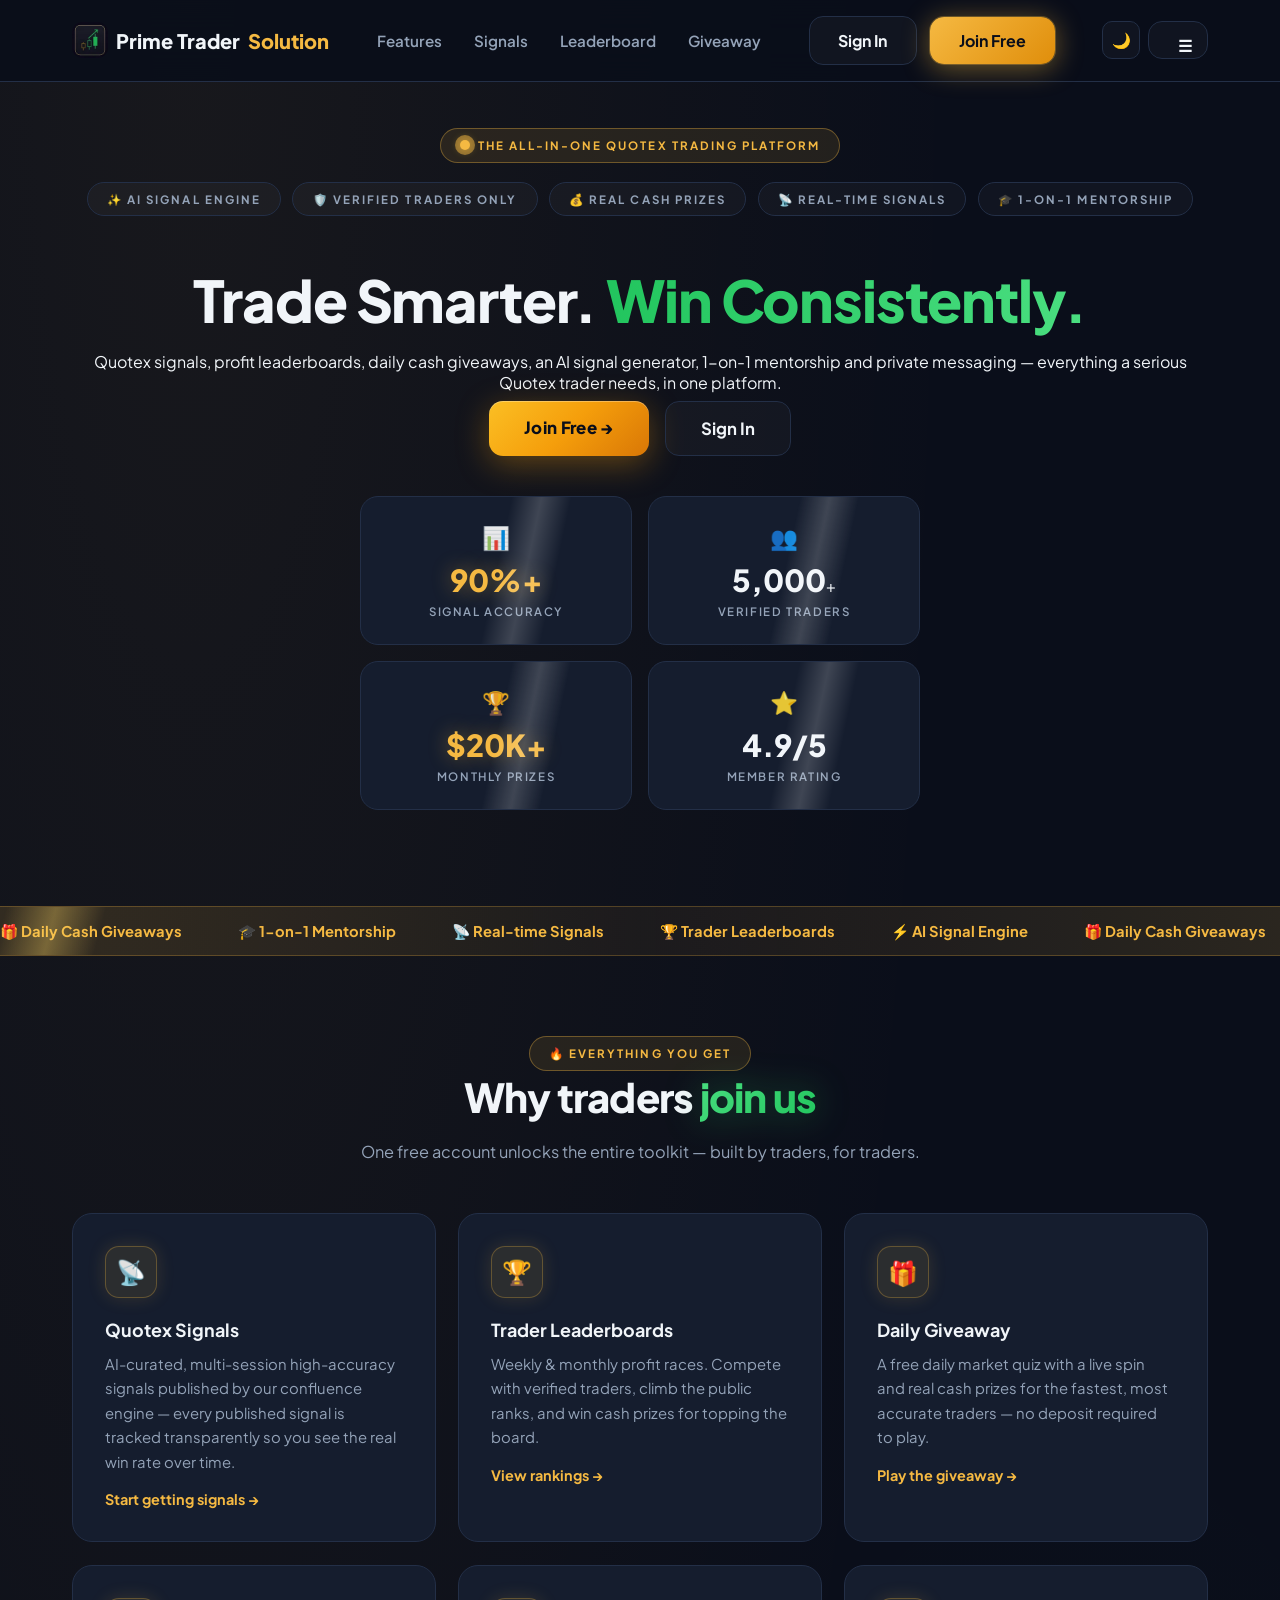
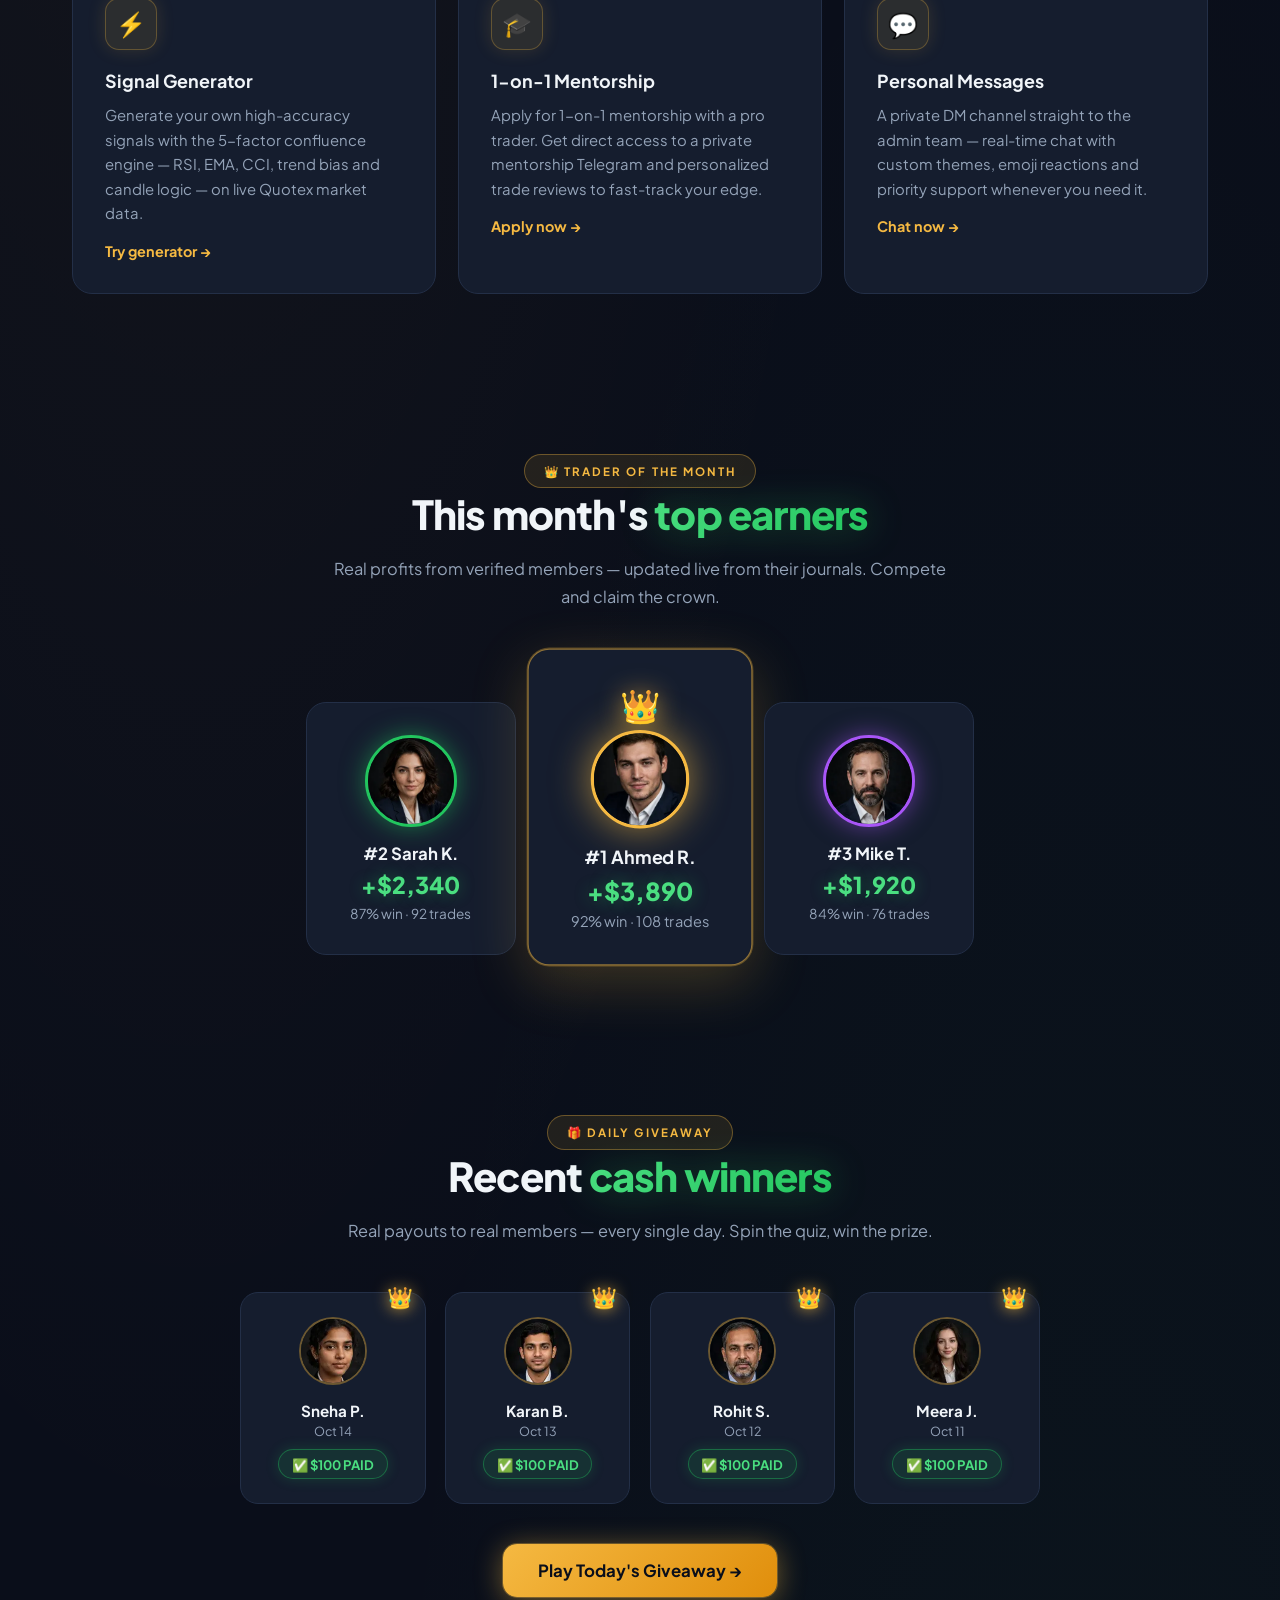
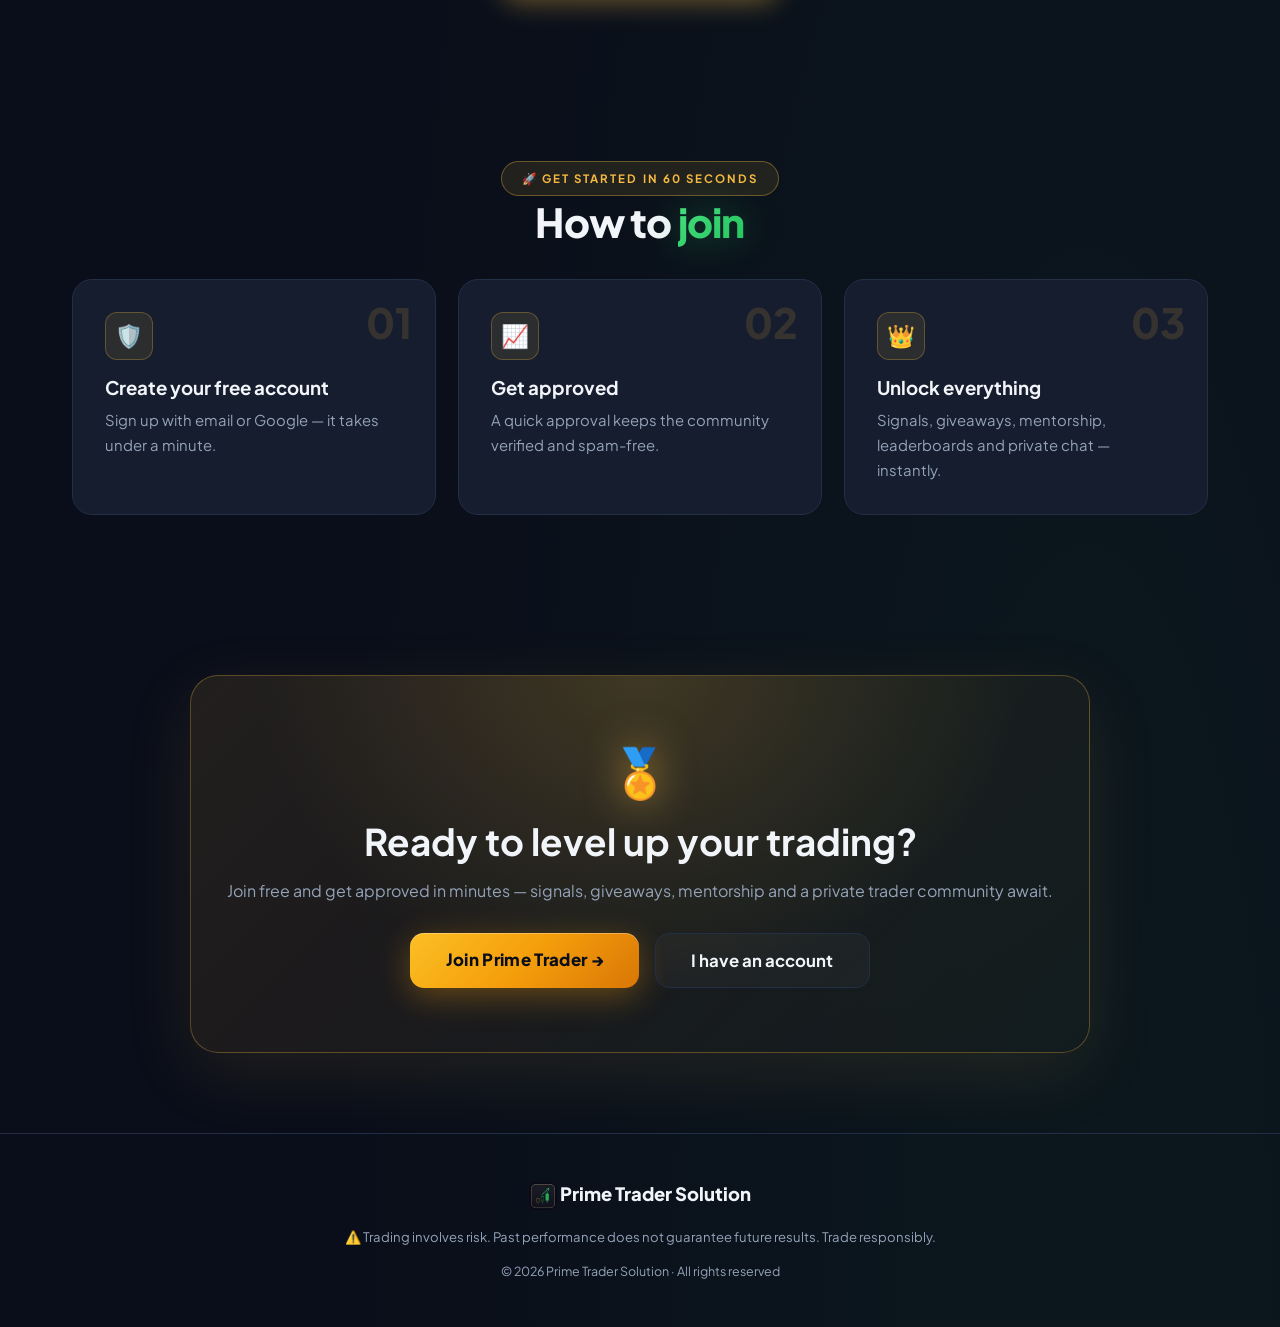
<file: index.html>
<!DOCTYPE html>
<html lang="en">
<head>
<meta charset="UTF-8">
<meta name="viewport" content="width=device-width, initial-scale=1.0">
<title>Prime Trader Solution — Trade Smarter. Win Consistently.</title>
<link rel="stylesheet" href="css/style.css">
<link rel="preconnect" href="https://fonts.googleapis.com">
<link href="https://fonts.googleapis.com/css2?family=Plus+Jakarta+Sans:wght@400;500;600;700;800&display=swap" rel="stylesheet">
</head>
<body>

<nav class="navbar" id="navbar">
  <div class="nav-inner">
    <div class="logo"><img src="assets/logo-small.webp" alt="PTS" style="width:36px;height:36px;border-radius:10px"> Prime Trader <span class="gold">Solution</span></div>
    <div class="nav-links">
      <a href="#features">Features</a>
      <a href="#signals">Signals</a>
      <a href="#leaderboard">Leaderboard</a>
      <a href="#giveaway">Giveaway</a>
    </div>
    <div class="nav-cta">
      <a href="pages/login.html" class="btn btn-ghost">Sign In</a>
      <a href="pages/signup.html" class="btn btn-gold">Join Free</a>
    </div>
    <div class="nav-icons">
      <button class="btn btn-ghost theme-toggle" id="themeToggle" title="Toggle theme">🌙</button>
      <button class="btn btn-ghost hamburger" id="hamburger">☰</button>
    </div>
  </div>
</nav>

<header class="hero">
  <span class="pill pill-gold"><span class="pulse-dot"></span>The all-in-one Quotex trading platform</span>
  <div class="feature-pills">
    <span class="pill pill-outline">✨ AI Signal Engine</span>
    <span class="pill pill-outline">🛡️ Verified Traders Only</span>
    <span class="pill pill-outline">💰 Real Cash Prizes</span>
    <span class="pill pill-outline">📡 Real-time Signals</span>
    <span class="pill pill-outline">🎓 1-on-1 Mentorship</span>
  </div>
  <h1>Trade Smarter. <span class="glow-green">Win Consistently.</span></h1>
  <p class="hero-sub">Quotex signals, profit leaderboards, daily cash giveaways, an AI signal generator, 1-on-1 mentorship and private messaging — everything a serious Quotex trader needs, in one platform.</p>
  <div class="hero-cta">
    <a href="pages/signup.html" class="btn btn-gold btn-lg">Join Free →</a>
    <a href="pages/login.html" class="btn btn-ghost btn-lg">Sign In</a>
  </div>
  <div class="stat-grid">
    <div class="stat-card gold"><div class="stat-icon">📊</div><span class="stat-num">90%+</span><span class="stat-label">Signal Accuracy</span></div>
    <div class="stat-card"><div class="stat-icon">👥</div><span class="stat-num" data-count="5000">0</span>+<span class="stat-label">Verified Traders</span></div>
    <div class="stat-card gold"><div class="stat-icon">🏆</div><span class="stat-num">$20K+</span><span class="stat-label">Monthly Prizes</span></div>
    <div class="stat-card"><div class="stat-icon">⭐</div><span class="stat-num">4.9/5</span><span class="stat-label">Member Rating</span></div>
  </div>
</header>

<div class="ticker-gold"><div class="ticker-track" id="tickerTrack"></div></div>

<section id="features">
  <span class="pill pill-gold reveal">🔥 Everything you get</span>
  <h2 class="section-title reveal">Why traders <span class="glow-green">join us</span></h2>
  <p class="section-sub reveal">One free account unlocks the entire toolkit — built by traders, for traders.</p>
  <div class="feature-grid" id="featureGrid">
    <div class="feature-card"><div class="feature-icon">📡</div><h3>Quotex Signals</h3><p>AI-curated, multi-session high-accuracy signals published by our confluence engine — every published signal is tracked transparently so you see the real win rate over time.</p><a href="pages/signup.html" class="feature-link">Start getting signals →</a></div>
    <div class="feature-card"><div class="feature-icon">🏆</div><h3>Trader Leaderboards</h3><p>Weekly & monthly profit races. Compete with verified traders, climb the public ranks, and win cash prizes for topping the board.</p><a href="#leaderboard" class="feature-link">View rankings →</a></div>
    <div class="feature-card"><div class="feature-icon">🎁</div><h3>Daily Giveaway</h3><p>A free daily market quiz with a live spin and real cash prizes for the fastest, most accurate traders — no deposit required to play.</p><a href="#giveaway" class="feature-link">Play the giveaway →</a></div>
    <div class="feature-card"><div class="feature-icon">⚡</div><h3>Signal Generator</h3><p>Generate your own high-accuracy signals with the 5-factor confluence engine — RSI, EMA, CCI, trend bias and candle logic — on live Quotex market data.</p><a href="pages/signup.html" class="feature-link">Try generator →</a></div>
    <div class="feature-card"><div class="feature-icon">🎓</div><h3>1-on-1 Mentorship</h3><p>Apply for 1-on-1 mentorship with a pro trader. Get direct access to a private mentorship Telegram and personalized trade reviews to fast-track your edge.</p><a href="pages/signup.html" class="feature-link">Apply now →</a></div>
    <div class="feature-card"><div class="feature-icon">💬</div><h3>Personal Messages</h3><p>A private DM channel straight to the admin team — real-time chat with custom themes, emoji reactions and priority support whenever you need it.</p><a href="pages/signup.html" class="feature-link">Chat now →</a></div>
  </div>
</section>

<section id="leaderboard">
  <span class="pill pill-gold reveal">👑 Trader of the month</span>
  <h2 class="section-title reveal">This month's <span class="glow-green">top earners</span></h2>
  <p class="section-sub reveal">Real profits from verified members — updated live from their journals. Compete and claim the crown.</p>
  <div class="podium reveal">
    <div class="podium-card second"><div class="avatar-ring"><img src="assets/trader2-small.webp" alt=""></div><div class="trader-name">#2 Sarah K.</div><div class="trader-profit">+$2,340</div><div class="trader-stats">87% win · 92 trades</div></div>
    <div class="podium-card first"><div class="crown">👑</div><div class="avatar-ring"><img src="assets/trader1-small.webp" alt=""></div><div class="trader-name">#1 Ahmed R.</div><div class="trader-profit">+$3,890</div><div class="trader-stats">92% win · 108 trades</div></div>
    <div class="podium-card third"><div class="avatar-ring"><img src="assets/trader3-small.webp" alt=""></div><div class="trader-name">#3 Mike T.</div><div class="trader-profit">+$1,920</div><div class="trader-stats">84% win · 76 trades</div></div>
  </div>
</section>

<section id="giveaway">
  <span class="pill pill-gold reveal">🎁 Daily giveaway</span>
  <h2 class="section-title reveal">Recent <span class="glow-green">cash winners</span></h2>
  <p class="section-sub reveal">Real payouts to real members — every single day. Spin the quiz, win the prize.</p>
  <div class="winners-grid reveal">
    <div class="winner-card"><span class="winner-crown">👑</span><div class="avatar-ring"><img src="assets/winner1-small.webp" alt=""></div><div class="winner-name">Sneha P.</div><div class="winner-date">Oct 14</div><span class="paid-badge">✅ $100 PAID</span></div>
    <div class="winner-card"><span class="winner-crown">👑</span><div class="avatar-ring"><img src="assets/winner2-small.webp" alt=""></div><div class="winner-name">Karan B.</div><div class="winner-date">Oct 13</div><span class="paid-badge">✅ $100 PAID</span></div>
    <div class="winner-card"><span class="winner-crown">👑</span><div class="avatar-ring"><img src="assets/winner3-small.webp" alt=""></div><div class="winner-name">Rohit S.</div><div class="winner-date">Oct 12</div><span class="paid-badge">✅ $100 PAID</span></div>
    <div class="winner-card"><span class="winner-crown">👑</span><div class="avatar-ring"><img src="assets/winner4-small.webp" alt=""></div><div class="winner-name">Meera J.</div><div class="winner-date">Oct 11</div><span class="paid-badge">✅ $100 PAID</span></div>
  </div>
  <div class="text-center reveal" style="margin-top:2.5rem"><a href="pages/signup.html" class="btn btn-gold btn-lg">Play Today's Giveaway →</a></div>
</section>

<section>
  <span class="pill pill-gold reveal">🚀 Get started in 60 seconds</span>
  <h2 class="section-title reveal">How to <span class="glow-green">join</span></h2>
  <div class="steps-grid reveal" style="margin-top:2rem">
    <div class="step-card"><span class="step-num">01</span><div class="step-icon">🛡️</div><h3>Create your free account</h3><p>Sign up with email or Google — it takes under a minute.</p></div>
    <div class="step-card"><span class="step-num">02</span><div class="step-icon">📈</div><h3>Get approved</h3><p>A quick approval keeps the community verified and spam-free.</p></div>
    <div class="step-card"><span class="step-num">03</span><div class="step-icon">👑</div><h3>Unlock everything</h3><p>Signals, giveaways, mentorship, leaderboards and private chat — instantly.</p></div>
  </div>
</section>

<section>
  <div class="cta-panel reveal">
    <div class="medal-icon">🏅</div>
    <h2>Ready to <span class="glow-green">level up</span> your trading?</h2>
    <p>Join free and get approved in minutes — signals, giveaways, mentorship and a private trader community await.</p>
    <div class="hero-cta">
      <a href="pages/signup.html" class="btn btn-gold btn-lg">Join Prime Trader →</a>
      <a href="pages/login.html" class="btn btn-ghost btn-lg">I have an account</a>
    </div>
  </div>
</section>

<footer>
  <div class="footer-logo"><img src="assets/logo-small.webp" alt="PTS" style="width:28px;height:28px;border-radius:8px;vertical-align:middle"> Prime Trader <span class="gold">Solution</span></div>
  <p class="disclaimer">⚠️ Trading involves risk. Past performance does not guarantee future results. Trade responsibly.</p>
  <p class="copyright">© 2026 Prime Trader Solution · All rights reserved</p>
</footer>

<script src="js/main.js"></script>
</body>
</html>
</file>
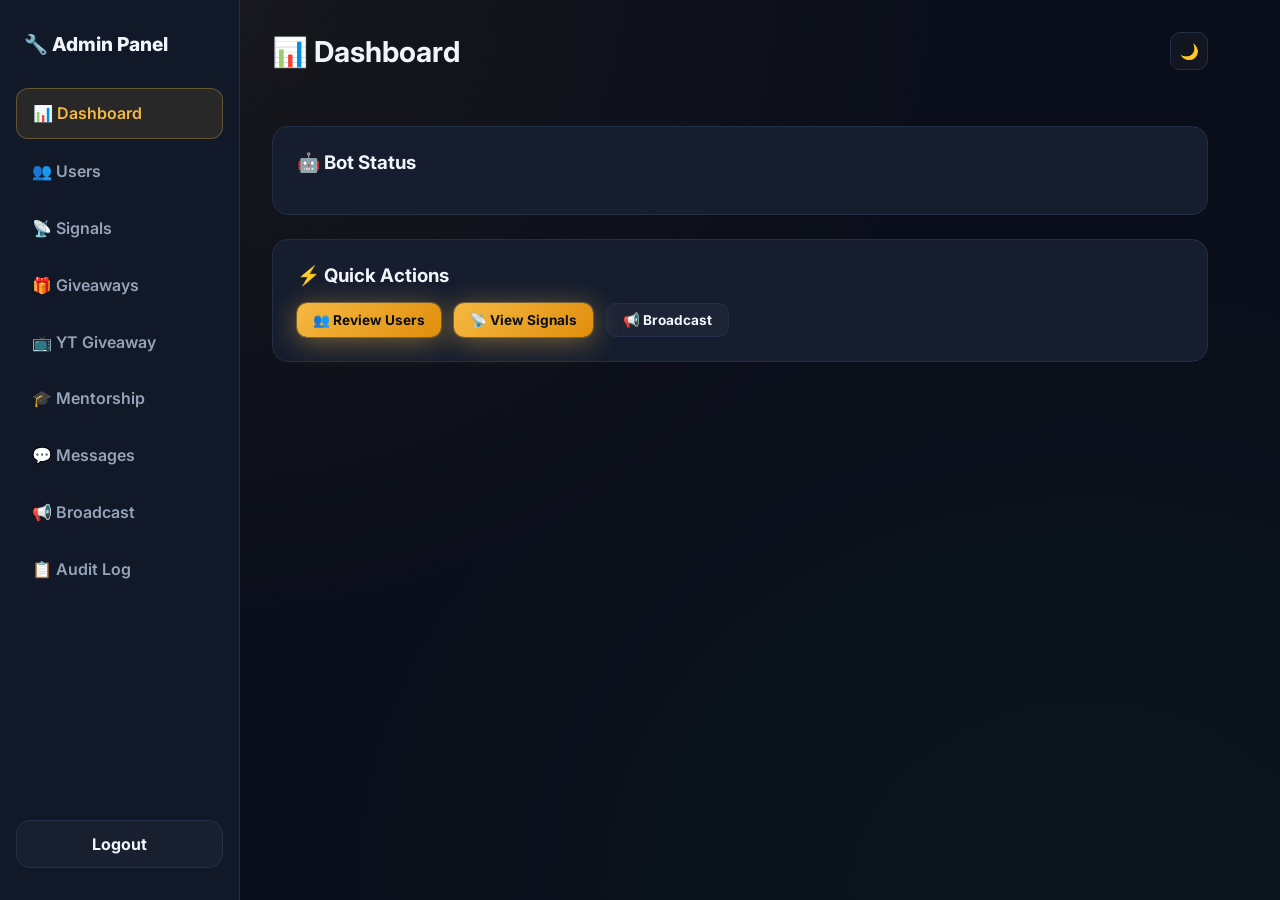
<file: pages/admin.html>
<!DOCTYPE html>
<html lang="en">
<head>
<meta charset="UTF-8">
<meta name="viewport" content="width=device-width, initial-scale=1.0">
<title>Admin — Prime Trader Solution</title>
<link rel="stylesheet" href="../css/style.css">
<link rel="stylesheet" href="../css/dashboard.css">
<link rel="stylesheet" href="../css/auth.css">
<link rel="stylesheet" href="../css/admin.css">
<link href="https://fonts.googleapis.com/css2?family=Inter:wght@400;500;600;700;800;900&display=swap" rel="stylesheet">
<script src="../js/vendor/supabase-js.min.js"></script>
</head>
<body>
<div class="dash-layout">
  <aside class="sidebar">
    <div class="side-logo">🔧 Admin Panel</div>
    <nav class="side-nav">
      <a href="#" class="side-link active" data-tab="dashboard">📊 Dashboard</a>
      <a href="#" class="side-link" data-tab="users">👥 Users</a>
      <a href="#" class="side-link" data-tab="signals">📡 Signals</a>
      <a href="#" class="side-link" data-tab="giveaways">🎁 Giveaways</a>
      <a href="#" class="side-link" data-tab="ytgive">📺 YT Giveaway</a>
      <a href="#" class="side-link" data-tab="mentorship">🎓 Mentorship</a>
      <a href="#" class="side-link" data-tab="dms">💬 Messages</a>
      <a href="#" class="side-link" data-tab="broadcast">📢 Broadcast</a>
      <a href="#" class="side-link" data-tab="audit">📋 Audit Log</a>
    </nav>
    <button class="btn btn-ghost side-logout" onclick="doLogout()">Logout</button>
  </aside>
  <main class="dash-main">
    <div class="dash-header">
      <h1 id="tabTitle">📊 Dashboard</h1>
      <button class="btn btn-ghost theme-toggle" id="themeToggle" title="Toggle theme">🌙</button>
    </div>

    <!-- DASHBOARD OVERVIEW -->
    <div class="tab-pane active" id="tab-dashboard">
      <div class="adm-stats" id="dashStats"></div>
      <div class="card">
        <h3>🤖 Bot Status</h3>
        <div id="dashBotStatus"></div>
      </div>
      <div class="card">
        <h3>⚡ Quick Actions</h3>
        <div style="display:flex;gap:.8rem;flex-wrap:wrap">
          <button class="btn btn-gold btn-sm" onclick="switchTab('users')">👥 Review Users</button>
          <button class="btn btn-gold btn-sm" onclick="switchTab('signals')">📡 View Signals</button>
          <button class="btn btn-ghost btn-sm" onclick="switchTab('broadcast')">📢 Broadcast</button>
        </div>
      </div>
    </div>

    <!-- USERS -->
    <div class="tab-pane" id="tab-users">
      <div class="adm-stats" id="userStats"></div>
      <div class="card">
        <h3>⏳ Pending Approvals</h3>
        <div class="bulk-bar" id="bulkBar" style="display:none">
          <span id="bulkCount">0 selected</span>
          <button class="btn btn-gold btn-sm" onclick="bulkApprove()">✅ Approve Selected</button>
          <button class="btn btn-ghost btn-sm" onclick="bulkReject()">❌ Reject Selected</button>
          <button class="btn btn-ghost btn-sm" onclick="clearSelection()">Clear</button>
        </div>
        <div id="pendingUsers"></div>
      </div>
      <div class="card"><h3>👥 All Users</h3><div id="allUsers"></div></div>
    </div>

    <!-- SIGNALS (BOT) -->
    <div class="tab-pane" id="tab-signals">
      <div class="card">
        <h3>🤖 Bot Status</h3>
        <div class="bot-status">
          <div class="bot-dot" id="botDot"></div>
          <div class="bot-info">
            <b id="botConnText">Checking...</b>
            <small id="botConnSub">Strategy: 7-indicator (EMA 9/21/50 · RSI 14 · ADX 14 · ATR 14 · BB 20,2)</small>
          </div>
          <div class="toggle-wrap">
            <span class="toggle-label">Auto-publish</span>
            <div class="toggle on" id="tglAutoPublish" onclick="toggleSetting('autoPublish')"></div>
          </div>
          <div class="toggle-wrap">
            <span class="toggle-label">Auto-settle</span>
            <div class="toggle on" id="tglAutoSettle" onclick="toggleSetting('autoSettle')"></div>
          </div>
        </div>
        <div style="display:flex;gap:.8rem;flex-wrap:wrap">
          <button class="btn btn-gold btn-sm" onclick="refreshBotStatus()">🔄 Refresh Status</button>
          <button class="btn btn-ghost btn-sm" onclick="notifySsidExpiry()">📩 Notify SSID Expiry</button>
        </div>
      </div>

      <div class="card">
        <h3>📊 Today's Session</h3>
        <div class="session-grid" id="sessionSummary"></div>
        <button class="btn btn-gold btn-sm" onclick="broadcastSession()">📢 Broadcast Summary to Telegram</button>
      </div>

      <div class="card">
        <h3>📡 Live Bot Signals</h3>
        <div class="filter-row" id="sigFilters">
          <button class="filter-btn active" data-f="today" onclick="setSigFilter('today')">Today</button>
          <button class="filter-btn" data-f="week" onclick="setSigFilter('week')">This Week</button>
          <button class="filter-btn" data-f="all" onclick="setSigFilter('all')">All</button>
          <button class="filter-btn" data-f="open" onclick="setSigFilter('open')">Open</button>
          <button class="filter-btn" data-f="win" onclick="setSigFilter('win')">Wins</button>
          <button class="filter-btn" data-f="loss" onclick="setSigFilter('loss')">Losses</button>
        </div>
        <div style="overflow-x:auto">
          <table class="sig-table">
            <thead><tr><th>Time</th><th>Asset</th><th>Dir</th><th>Conf</th><th>Source</th><th>Status</th><th>P&L</th><th>Action</th></tr></thead>
            <tbody id="botSignalsBody"></tbody>
          </table>
        </div>
      </div>

      <div class="card">
        <div class="collapse-head" onclick="toggleCollapse('manualSig')">
          <h3>✏️ Manual Signal (fallback)</h3>
          <span class="collapse-arrow">▼</span>
        </div>
        <div class="collapse-body" id="manualSig">
          <div class="form-row">
            <input id="sAsset" placeholder="Asset" class="auth-input">
            <select id="sDir" class="auth-input"><option>CALL</option><option>PUT</option></select>
            <input id="sConf" type="number" placeholder="Confidence %" class="auth-input">
          </div>
          <button class="btn btn-gold" onclick="publishSignal()" style="margin-top:.8rem">Publish Signal 📡</button>
        </div>
      </div>
    </div>

    <!-- GIVEAWAYS -->
    <div class="tab-pane" id="tab-giveaways">
      <div class="card">
        <h3>➕ Create Giveaway</h3>
        <input id="gTitle" placeholder="Title" class="auth-input">
        <input id="gQ" placeholder="Question (e.g. Next EURUSD candle GREEN or RED?)" class="auth-input">
        <div class="form-row">
          <input id="gAsset" placeholder="Asset" class="auth-input">
          <input id="gPrize" type="number" placeholder="Prize pool $" class="auth-input">
          <input id="gTime" type="datetime-local" class="auth-input">
        </div>
        <button class="btn btn-gold" onclick="createGiveaway()" style="margin-top:.8rem">Create 🎁</button>
      </div>
      <div class="card">
        <h3>🎁 Giveaways — Resolve Winners</h3>
        <div id="adminGiveaways"></div>
      </div>
      <div class="card">
        <h3>🎰 Deposit Bonus Spin</h3>
        <div class="toggle-wrap" style="margin-bottom:1rem">
          <span class="toggle-label">Spin Enabled</span>
          <div class="toggle" id="tglSpin" onclick="toggleSpin()"></div>
        </div>
        <div class="form-row">
          <input id="spinMax" type="number" placeholder="Max spins/user/day" class="auth-input">
          <button class="btn btn-gold btn-sm" onclick="saveSpinConfig()">Save</button>
        </div>
        <h4 style="margin:1rem 0 .5rem">Recent Spins</h4>
        <div id="spinHistory"></div>
      </div>
    </div>

    <!-- YT GIVEAWAY -->
    <div class="tab-pane" id="tab-ytgive">
      <div class="card">
        <h3>➕ Create YouTube Giveaway</h3>
        <input id="ytTitle" placeholder="Title" class="auth-input">
        <input id="ytUrl" placeholder="YouTube video URL" class="auth-input">
        <input id="ytPrize" type="number" placeholder="Prize USDT" class="auth-input">
        <button class="btn btn-gold" onclick="createYT()" style="margin-top:.8rem">Create 📺</button>
      </div>
      <div class="card">
        <h3>📺 YT Giveaways — Resolve Winners</h3>
        <div id="adminYT"></div>
      </div>
    </div>

    <!-- MENTORSHIP -->
    <div class="tab-pane" id="tab-mentorship">
      <div class="card">
        <h3>🎓 Pending Applications <small style="color:var(--muted)">($125 / 30 days)</small></h3>
        <div id="mentorApps"></div>
      </div>
    </div>

    <!-- DMS -->
    <div class="tab-pane" id="tab-dms">
      <div class="card"><h3>💬 User Messages</h3><div id="dmThreads"></div></div>
      <div class="card" id="dmReplyCard" style="display:none">
        <h3>Reply to <span id="dmUserName"></span></h3>
        <div id="adminDMList" style="max-height:250px;overflow-y:auto;margin-bottom:1rem"></div>
        <div style="display:flex;gap:.5rem">
          <input id="adminDMInput" placeholder="Type reply..." class="auth-input" style="flex:1;margin:0">
          <button class="btn btn-gold" onclick="replyDM()">Send</button>
        </div>
      </div>
    </div>

    <!-- BROADCAST -->
    <div class="tab-pane" id="tab-broadcast">
      <div class="card">
        <h3>📢 Send Broadcast</h3>
        <div class="form-row" style="margin-bottom:.8rem">
          <select id="bTarget" class="auth-input">
            <option value="all">All Users</option>
            <option value="approved">Approved Only</option>
            <option value="telegram">Telegram Channel</option>
            <option value="both">App + Telegram</option>
          </select>
        </div>
        <input id="bTitle" placeholder="Title" class="auth-input">
        <textarea id="bMsg" placeholder="Message (supports basic formatting)" class="auth-input" rows="4" oninput="previewBroadcast()"></textarea>
        <div class="tg-preview" id="tgPreview" style="display:none">
          <div class="tg-head">📢 Prime Trader Solution</div>
          <div class="tg-body" id="tgPreviewBody"></div>
        </div>
        <div style="display:flex;gap:.8rem;margin-top:1rem">
          <button class="btn btn-gold" onclick="sendBroadcast()">Send →</button>
          <button class="btn btn-ghost" onclick="previewBroadcast()">👁 Preview</button>
        </div>
      </div>
    </div>

    <!-- AUDIT -->
    <div class="tab-pane" id="tab-audit">
      <div class="card">
        <h3>📋 Audit Log</h3>
        <div class="filter-row">
          <input id="auditSearch" placeholder="Search actions..." class="auth-input" style="max-width:260px" oninput="filterAudit()">
        </div>
        <div id="auditList"></div>
      </div>
    </div>
  </main>
</div>

<!-- USER DETAIL MODAL -->
<div class="modal-overlay" id="userModal">
  <div class="modal-box">
    <button class="modal-close" onclick="closeModal('userModal')">✕</button>
    <h3>👤 User Details</h3>
    <div id="userModalBody"></div>
    <div class="modal-actions" id="userModalActions"></div>
  </div>
</div>

<!-- WINNER MODAL -->
<div class="modal-overlay" id="winnerModal">
  <div class="modal-box">
    <button class="modal-close" onclick="closeModal('winnerModal')">✕</button>
    <h3>🏆 Pick Winner</h3>
    <div class="winner-row">
      <input id="winnerName" placeholder="Winner username" class="auth-input">
      <button class="btn btn-gold" onclick="confirmWinner()">Confirm 🏆</button>
    </div>
    <div id="winnerEntries" style="margin-top:1rem"></div>
  </div>
</div>

<!-- MENTORSHIP DETAIL MODAL -->
<div class="modal-overlay" id="mentorModal">
  <div class="modal-box">
    <button class="modal-close" onclick="closeModal('mentorModal')">✕</button>
    <h3>🎓 Mentorship Application</h3>
    <div id="mentorModalBody"></div>
    <div class="modal-actions" id="mentorModalActions"></div>
  </div>
</div>

<script src="../js/supabase.js"></script>
<script src="../js/admin.js"></script>
</body>
</html>
</file>
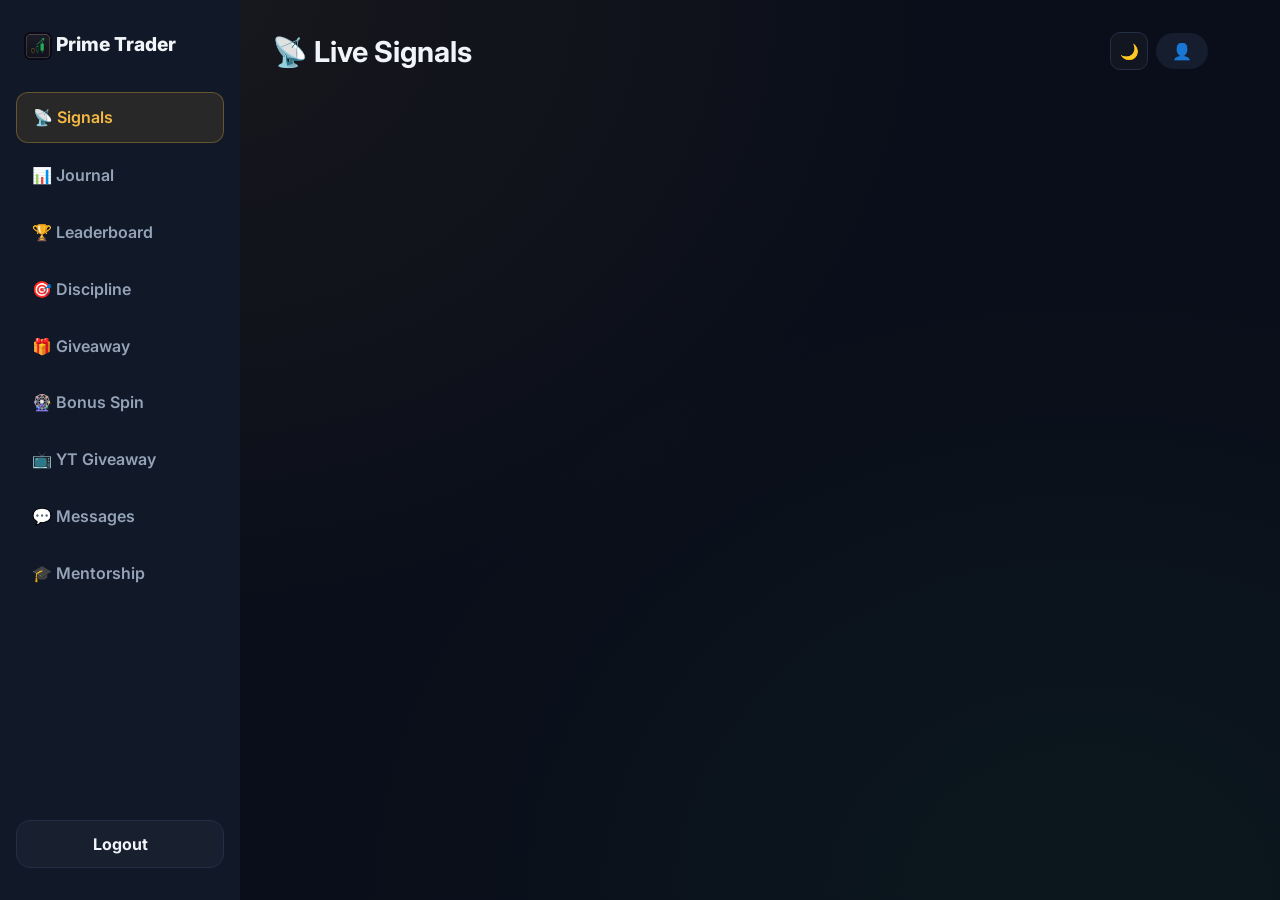
<file: pages/dashboard.html>
<!DOCTYPE html>
<html lang="en">
<head>
<meta charset="UTF-8">
<meta name="viewport" content="width=device-width, initial-scale=1.0">
<title>Dashboard — Prime Trader Solution</title>
<link rel="stylesheet" href="../css/style.css">
<link rel="stylesheet" href="../css/dashboard.css">
<link href="https://fonts.googleapis.com/css2?family=Inter:wght@400;500;600;700;800;900&display=swap" rel="stylesheet">
<script src="../js/vendor/supabase-js.min.js"></script>
</head>
<body>
<div class="dash-layout">
  <!-- SIDEBAR -->
  <aside class="sidebar">
    <div class="side-logo"><img src="../assets/logo-small.webp" alt="PTS" style="width:28px;height:28px;border-radius:7px;vertical-align:middle"> Prime Trader</div>
    <nav class="side-nav">
      <a href="#" class="side-link active" data-tab="signals">📡 Signals</a>
      <a href="#" class="side-link" data-tab="journal">📊 Journal</a>
      <a href="#" class="side-link" data-tab="leaderboard">🏆 Leaderboard</a>
      <a href="#" class="side-link" data-tab="discipline">🎯 Discipline</a>
      <a href="#" class="side-link" data-tab="giveaway">🎁 Giveaway</a>
      <a href="#" class="side-link" data-tab="spin">🎡 Bonus Spin</a>
      <a href="#" class="side-link" data-tab="ytgiveaway">📺 YT Giveaway</a>
      <a href="#" class="side-link" data-tab="messages">💬 Messages</a>
      <a href="#" class="side-link" data-tab="mentorship">🎓 Mentorship</a>
    </nav>
    <button class="btn btn-ghost side-logout" onclick="doLogout()">Logout</button>
  </aside>

  <!-- MAIN -->
  <main class="dash-main">
    <div class="dash-header">
      <h1 id="tabTitle">📡 Live Signals</h1>
      <div style="display:flex;gap:.5rem;align-items:center">
        <button class="btn btn-ghost theme-toggle" id="themeToggle" title="Toggle theme">🌙</button>
        <div class="user-badge" id="userBadge">👤</div>
      </div>
    </div>

    <!-- SIGNALS TAB -->
    <div class="tab-pane active" id="tab-signals">
      <div class="signals-live" id="signalsLive"></div>
    </div>

    <!-- JOURNAL TAB -->
    <div class="tab-pane" id="tab-journal">
      <div class="journal-stats" id="journalStats"></div>
      <div class="card">
        <h3>➕ Add Trade</h3>
        <div class="form-row">
          <input id="jAsset" placeholder="Asset (e.g. EUR/USD)" class="auth-input">
          <select id="jDir" class="auth-input"><option>CALL</option><option>PUT</option></select>
        </div>
        <div class="form-row">
          <input id="jAmount" type="number" placeholder="Amount $" class="auth-input">
          <select id="jResult" class="auth-input"><option>WIN</option><option>LOSS</option></select>
        </div>
        <input id="jNotes" placeholder="Notes (optional)" class="auth-input">
        <button class="btn btn-gold" onclick="addJournalEntry()">Save Trade</button>
      </div>
      <div class="card"><h3>📝 Trade History</h3>
        <div style="margin-bottom:1rem">
          <label class="btn btn-ghost" style="cursor:pointer">📁 Import Quotex CSV <input type="file" id="csvFile" accept=".csv" style="display:none" onchange="importCSV()"></label>
        </div>
        <div id="journalList"></div></div>
    </div>

    <!-- LEADERBOARD TAB -->
    <div class="tab-pane" id="tab-leaderboard">
      <div class="card"><h3>🏆 Profit Leaderboard</h3><div id="leaderboardList"></div></div>
    </div>

    <!-- DISCIPLINE TAB -->
    <div class="tab-pane" id="tab-discipline">
      <div class="card"><h3>🎯 Discipline Board</h3><p style="color:var(--muted);margin-bottom:1rem">Ranked by trading discipline — avoid overtrading & loss streaks to stay on top.</p><div id="disciplineList"></div></div>
      <div class="card"><h3>📈 Your Score</h3><div id="myDiscipline"></div></div>
    </div>

    <!-- GIVEAWAY TAB -->
    <div class="tab-pane" id="tab-giveaway">
      <div class="card text-center" id="giveawayCard"><h3>🎁 Daily Giveaway</h3><p>Loading...</p></div>
    </div>

    <!-- SPIN TAB -->
    <div class="tab-pane" id="tab-spin">
      <div class="card text-center">
        <h3>🎡 Daily Deposit Bonus Spin</h3>
        <p style="color:var(--muted)">Spin once per day to win a deposit bonus!</p>
        <div id="spinWheel" style="font-size:5rem;margin:1.5rem">🎡</div>
        <div id="spinResult" style="font-size:1.3rem;font-weight:800;margin:1rem;min-height:2rem"></div>
        <button class="btn btn-gold btn-lg" id="spinBtn" onclick="doSpin()">SPIN NOW →</button>
        <p id="spinStatus" style="color:var(--muted);margin-top:1rem"></p>
      </div>
      <div class="card"><h3>🎁 Spin History</h3><div id="spinHistory"></div></div>
    </div>

    <!-- YT GIVEAWAY TAB -->
    <div class="tab-pane" id="tab-ytgiveaway">
      <div class="card" id="ytGiveawayCard"><h3>📺 YouTube Giveaway</h3><p>Loading...</p></div>
    </div>

    <!-- MESSAGES TAB -->
    <div class="tab-pane" id="tab-messages">
      <div class="card">
        <h3>💬 Message Admin</h3>
        <div id="dmList" style="max-height:300px;overflow-y:auto;margin-bottom:1rem"></div>
        <div style="display:flex;gap:.5rem">
          <input id="dmInput" placeholder="Type your message..." class="auth-input" style="flex:1;margin:0">
          <button class="btn btn-gold" onclick="sendDM()">Send</button>
        </div>
      </div>
    </div>

    <!-- MENTORSHIP TAB -->
    <div class="tab-pane" id="tab-mentorship">
      <div class="card text-center">
        <h3>🎓 1-on-1 Mentorship</h3>
        <div class="mentor-price"><span class="price">$125</span><span class="period">/30 days</span></div>
        <p>Upload your payment screenshot to apply.</p>
        <input type="file" id="payShot" accept="image/*" class="auth-input">
        <button class="btn btn-gold btn-lg" onclick="applyMentorship()">Submit Application →</button>
        <p id="mentorStatus"></p>
      </div>
    </div>
  </main>
</div>
<script src="../js/supabase.js"></script>
<script src="../js/dashboard.js"></script>
</body>
</html>
</file>
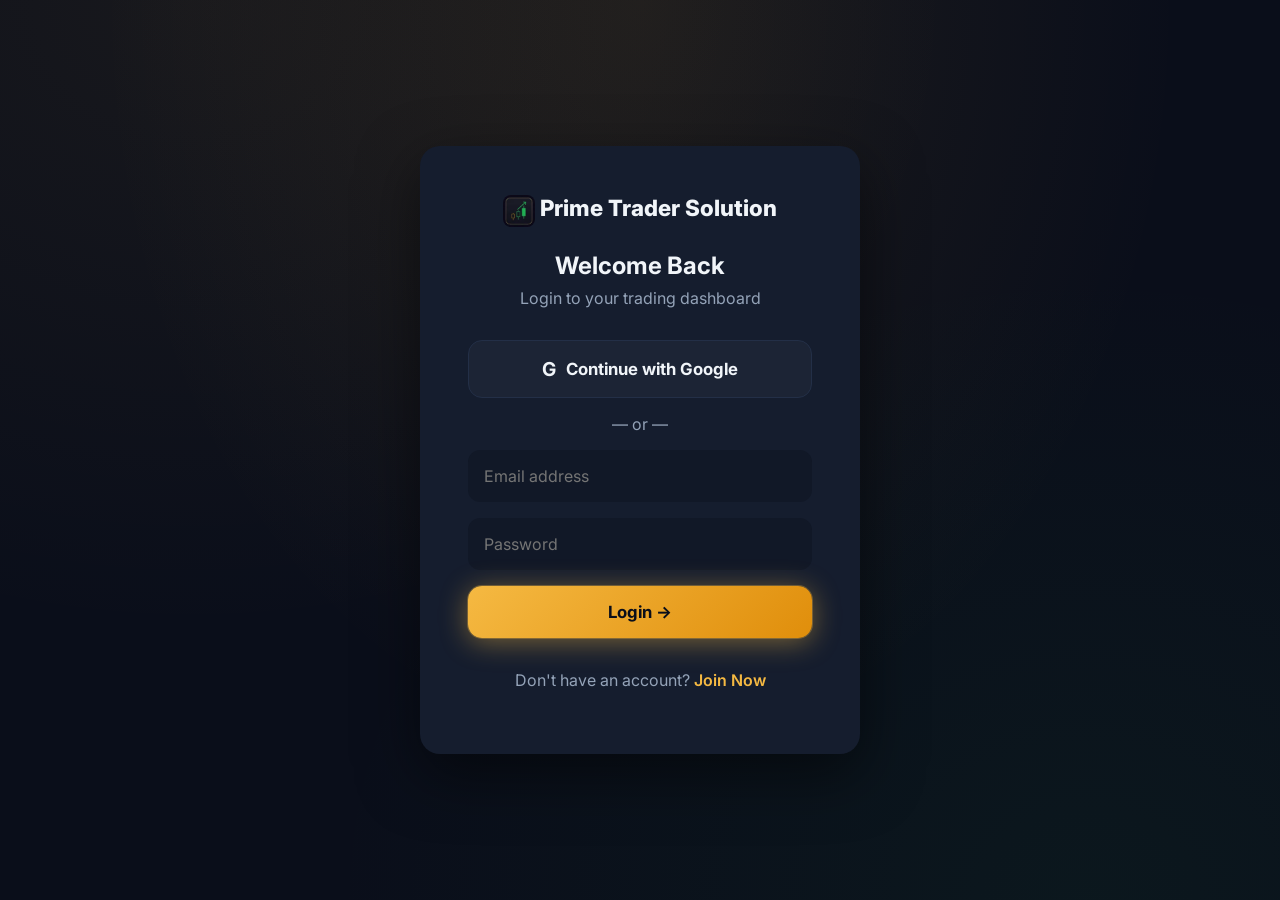
<file: pages/login.html>
<!DOCTYPE html>
<html lang="en">
<head>
<meta charset="UTF-8">
<meta name="viewport" content="width=device-width, initial-scale=1.0">
<title>Login — Prime Trader Solution</title>
<link rel="stylesheet" href="../css/style.css">
<link rel="stylesheet" href="../css/auth.css">
<link href="https://fonts.googleapis.com/css2?family=Inter:wght@400;500;600;700;800;900&display=swap" rel="stylesheet">
<script src="../js/vendor/supabase-js.min.js"></script>
</head>
<body>
<div class="auth-wrap">
  <div class="auth-card">
    <div class="auth-logo"><img src="../assets/logo-small.webp" alt="PTS" style="width:32px;height:32px;border-radius:8px;vertical-align:middle"> Prime Trader <span class="gold">Solution</span></div>
    <h2>Welcome Back</h2>
    <p class="auth-sub">Login to your trading dashboard</p>
    <button class="btn btn-ghost btn-lg auth-btn" onclick="googleSignup()" style="display:flex;align-items:center;justify-content:center;gap:.6rem">
      <span style="font-size:1.2rem">G</span> Continue with Google
    </button>
    <div style="text-align:center;color:var(--muted);margin:1rem 0">— or —</div>
    <input type="email" id="email" placeholder="Email address" class="auth-input">
    <input type="password" id="password" placeholder="Password" class="auth-input">
    <button class="btn btn-gold btn-lg auth-btn" onclick="doLogin()">Login →</button>
    <p class="auth-footer">Don't have an account? <a href="signup.html">Join Now</a></p>
    <p id="authError" class="auth-error"></p>
  </div>
</div>
<script src="../js/supabase.js"></script>
<script src="../js/auth.js"></script>
</body>
</html>
</file>
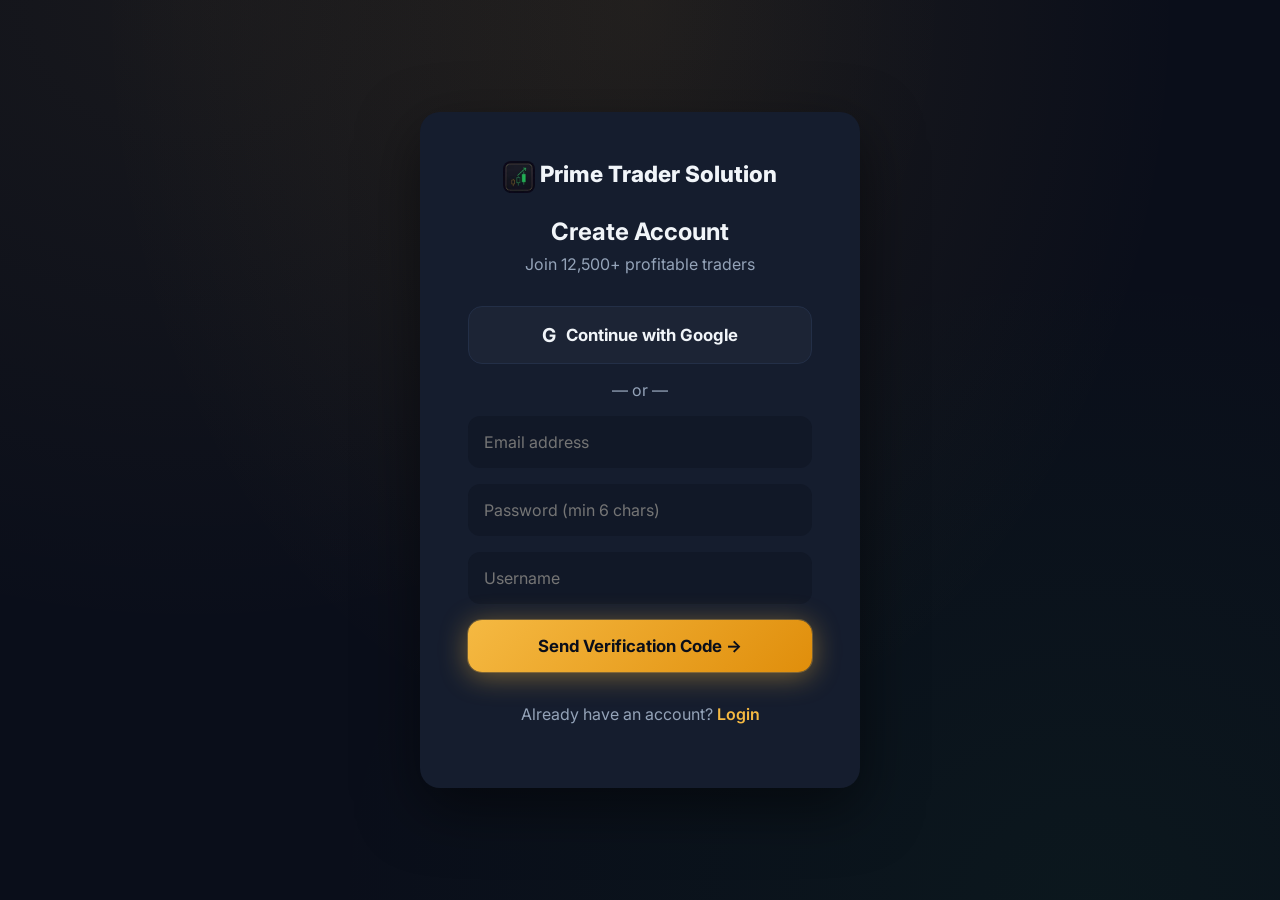
<file: pages/signup.html>
<!DOCTYPE html>
<html lang="en">
<head>
<meta charset="UTF-8">
<meta name="viewport" content="width=device-width, initial-scale=1.0">
<title>Join — Prime Trader Solution</title>
<link rel="stylesheet" href="../css/style.css">
<link rel="stylesheet" href="../css/auth.css">
<link href="https://fonts.googleapis.com/css2?family=Inter:wght@400;500;600;700;800;900&display=swap" rel="stylesheet">
<script src="../js/vendor/supabase-js.min.js"></script>
</head>
<body>
<div class="auth-wrap">
  <div class="auth-card">
    <div class="auth-logo"><img src="../assets/logo-small.webp" alt="PTS" style="width:32px;height:32px;border-radius:8px;vertical-align:middle"> Prime Trader <span class="gold">Solution</span></div>
    <h2>Create Account</h2>
    <p class="auth-sub">Join 12,500+ profitable traders</p>

    <div id="step1">
      <button class="btn btn-ghost btn-lg auth-btn" onclick="googleSignup()" style="display:flex;align-items:center;justify-content:center;gap:.6rem">
        <span style="font-size:1.2rem">G</span> Continue with Google
      </button>
      <div style="text-align:center;color:var(--muted);margin:1rem 0">— or —</div>
      <input type="email" id="email" placeholder="Email address" class="auth-input">
      <input type="password" id="password" placeholder="Password (min 6 chars)" class="auth-input">
      <input type="text" id="username" placeholder="Username" class="auth-input">
      <button class="btn btn-gold btn-lg auth-btn" onclick="sendOTP()">Send Verification Code →</button>
    </div>

    <div id="step2" style="display:none">
      <p class="auth-sub">Enter the 6-digit code sent to your email</p>
      <input type="text" id="otp" placeholder="000000" maxlength="6" class="auth-input otp-input">
      <button class="btn btn-gold btn-lg auth-btn" onclick="verifyOTP()">Verify & Create Account →</button>
      <button class="btn btn-ghost auth-btn" onclick="backToStep1()">← Back</button>
    </div>

    <div id="step3" style="display:none">
      <h3>🔓 Get Access</h3>
      <p class="auth-sub">Submit your details to unlock everything:</p>
      <div class="referral-box">
        <p>📝 <strong>Don't have a Quotex account?</strong></p>
        <a href="https://broker-qx.pro/sign-up/?lid=2392906" target="_blank" rel="noopener" class="btn btn-gold btn-sm">Create Quotex Account →</a>
        <p class="referral-note">Use our link to create your account, then enter your ID below</p>
      </div>
      <input type="text" id="quotexId" placeholder="Quotex Account ID (e.g. 12345678)" class="auth-input">
      <input type="number" id="depositAmt" placeholder="Deposit Amount (USD)" class="auth-input">
      <input type="text" id="verifyNote" placeholder="Additional Note (optional)" class="auth-input">
      <button class="btn btn-gold btn-lg auth-btn" onclick="submitVerification()">Submit for Verification →</button>
    </div>

    <div id="step4" style="display:none" class="text-center">
      <div style="font-size:4rem">⏳</div>
      <h3>Account Under Review</h3>
      <p class="auth-sub">Our team will verify your deposit and approve your account within 24 hours.<br>You'll receive an email once approved.</p>
      <a href="../index.html" class="btn btn-gold">Back to Home</a>
    </div>

    <p class="auth-footer">Already have an account? <a href="login.html">Login</a></p>
    <p id="authError" class="auth-error"></p>
  </div>
</div>
<script src="../js/supabase.js"></script>
<script src="../js/auth.js"></script>
</body>
</html>
</file>
<file: css/style.css>
/* Prime Trader Solution — Original Gold Theme + LegendJournal Animations & Glow */
:root {
  --bg: #0a0e1a;
  --bg2: #111827;
  --card: #151d2e;
  --card-border: #232f47;
  --gold: #f5b942;
  --gold-deep: #e08e0b;
  --green: #22c55e;
  --green-bright: #4ade80;
  --purple: #a855f7;
  --text: #f1f5f9;
  --muted: #94a3b8;
  --radius: 20px;
}
* { margin: 0; padding: 0; box-sizing: border-box; }
body {
  font-family: 'Plus Jakarta Sans', 'Inter', sans-serif;
  background: var(--bg); color: var(--text); overflow-x: hidden;
  background-image:
    radial-gradient(ellipse at 15% 0%, rgba(245,185,66,.06), transparent 50%),
    radial-gradient(ellipse at 85% 100%, rgba(34,197,94,.05), transparent 50%);
}

/* PILLS */
.pill {
  display: inline-flex; align-items: center; gap: .4rem;
  padding: .55rem 1.2rem; border-radius: 50px;
  font-size: .72rem; font-weight: 700; letter-spacing: .18em; text-transform: uppercase;
}
.pill-gold { background: rgba(245,185,66,.1); border: 1px solid rgba(245,185,66,.35); color: var(--gold); display: inline-flex; align-items: center; gap: .5rem; }
.pulse-dot { position: relative; width: 10px; height: 10px; border-radius: 50%; background: var(--gold); flex-shrink: 0; animation: dotBlink 1.2s ease-in-out infinite; box-shadow: 0 0 10px rgba(245,185,66,.8); }
.pulse-dot::before { content: ''; position: absolute; inset: -5px; border-radius: 50%; background: var(--gold); opacity: .5; animation: dotPing 1.2s cubic-bezier(0,0,.2,1) infinite; }
@keyframes dotPing { 0% { transform: scale(.6); opacity: .7; } 80%,100% { transform: scale(2.2); opacity: 0; } }
@keyframes dotBlink { 0%,100% { opacity: 1; transform: scale(1); } 50% { opacity: .4; transform: scale(.8); } }
.pill-green { background: rgba(34,197,94,.1); border: 1px solid rgba(34,197,94,.35); color: var(--green-bright); }
.pill-outline { background: rgba(255,255,255,.03); border: 1px solid var(--card-border); color: var(--muted); }

/* NAVBAR */
.navbar { position: fixed; top: 0; width: 100%; z-index: 100; background: rgba(10,14,26,.88); backdrop-filter: blur(16px); border-bottom: 1px solid var(--card-border); }
.nav-inner { max-width: 1200px; margin: 0 auto; padding: 1rem 2rem; display: flex; align-items: center; justify-content: space-between; }
.logo { font-size: 1.25rem; font-weight: 800; display: flex; align-items: center; gap: .5rem; }
.logo .gold { color: var(--gold); }
.nav-links { display: flex; gap: 2rem; }
.nav-links a { color: var(--muted); text-decoration: none; font-weight: 600; font-size: .95rem; transition: color .3s; }
.nav-links a:hover { color: var(--gold); }
.nav-cta { display: flex; gap: .8rem; align-items: center; }
.nav-icons { display: flex; gap: .5rem; align-items: center; }
.hamburger { display: none; font-size: .95rem; width: 38px; height: 38px; padding: 0; border-radius: 10px; cursor: pointer; align-items: center; justify-content: center; -webkit-tap-highlight-color: transparent; -webkit-touch-callout: none; user-select: none; }
.theme-toggle { -webkit-tap-highlight-color: transparent; -webkit-touch-callout: none; user-select: none; }
.btn { -webkit-tap-highlight-color: transparent; }

/* BUTTONS with GLOW */
.btn { display: inline-block; padding: .8rem 1.8rem; border-radius: 14px; font-weight: 700; text-decoration: none; transition: all .3s cubic-bezier(.4,0,.2,1); cursor: pointer; border: none; font-size: 1rem; font-family: inherit; position: relative; overflow: hidden; }
.btn-gold { background: linear-gradient(135deg, var(--gold), var(--gold-deep)); color: #0a0e1a; box-shadow: 0 4px 28px rgba(245,185,66,.45), 0 0 0 1px rgba(245,185,66,.3); }
.btn-gold:hover { transform: translateY(-3px) scale(1.02); box-shadow: 0 10px 44px rgba(245,185,66,.65), 0 0 0 1px rgba(245,185,66,.5); }
.btn-gold::after { content: ''; position: absolute; top: 0; left: -100%; width: 60%; height: 100%; background: linear-gradient(90deg, transparent, rgba(255,255,255,.35), transparent); animation: shine 3.2s infinite; }
@keyframes shine { 0% { left: -100%; } 55%,100% { left: 130%; } }
.btn-ghost { background: rgba(255,255,255,.03); color: var(--text); border: 1px solid var(--card-border); }
.btn-ghost:hover { border-color: var(--gold); color: var(--gold); box-shadow: 0 4px 20px rgba(245,185,66,.15); }
.btn-lg { padding: 1rem 2.2rem; font-size: 1.05rem; }
.btn-sm { padding: .5rem 1rem; font-size: .85rem; border-radius: 10px; }
.theme-toggle { font-size: .95rem; width: 38px; height: 38px; padding: 0; border-radius: 10px; display: flex; align-items: center; justify-content: center; }

/* HERO */
.hero { min-height: 100vh; display: flex; flex-direction: column; align-items: center; justify-content: center; text-align: center; padding: 8rem 2rem 4rem; max-width: 1200px; margin: 0 auto; position: relative; overflow: hidden; }
.hero .pill { margin-bottom: 1.2rem; }
.feature-pills { display: flex; gap: .7rem; flex-wrap: wrap; justify-content: center; margin-bottom: 2rem; }
.hero h1 { font-size: 3.6rem; font-weight: 800; line-height: 1.12; margin-bottom: 1.2rem; letter-spacing: -0.02em; }
.hero h1 .glow-green {
  animation: heroGlow 2.8s ease-in-out infinite;
  background: linear-gradient(90deg, #22c55e, #4ade80, #22c55e);
  background-size: 200% auto;
  -webkit-background-clip: text;
  background-clip: text;
  -webkit-text-fill-color: transparent;
}
@keyframes heroGlow {
  0%,100% { background-position: 0% center; filter: drop-shadow(0 0 8px rgba(34,197,94,.4)); }
  50% { background-position: 100% center; filter: drop-shadow(0 0 22px rgba(34,197,94,.8)); }
}
}
.hero-sub { font-size: 1.1rem; color: var(--muted); margin-bottom: 2.5rem; max-width: 640px; line-height: 1.75; }
.hero-cta { display: flex; gap: 1rem; margin-bottom: 2.5rem; flex-wrap: wrap; justify-content: center; margin-top: .5rem; }
.hero-cta .btn-gold { position: relative; overflow: hidden; background: linear-gradient(135deg, #fbbf24, #f59e0b, #d97706); box-shadow: 0 8px 32px rgba(245,158,11,.35), inset 0 1px 0 rgba(255,255,255,.3); font-weight: 800; letter-spacing: .02em; }
.hero-cta .btn-gold::after { content: ''; position: absolute; top: 0; bottom: 0; width: 50px; background: linear-gradient(90deg, transparent, rgba(255,255,255,.45), transparent); transform: skewX(-20deg); animation: btnShine 3s ease-in-out infinite; }
@keyframes btnShine { 0% { left: -70px; } 60%,100% { left: 110%; } }
.hero-cta .btn-gold:hover { transform: translateY(-2px); box-shadow: 0 12px 40px rgba(245,158,11,.5), inset 0 1px 0 rgba(255,255,255,.3); }

/* STAT GRID 2x2 */
.stat-grid { display: grid; grid-template-columns: repeat(2, 1fr); gap: 1rem; max-width: 560px; width: 100%; margin-bottom: 2rem; }
.stat-card { background: var(--card); border: 1px solid var(--card-border); border-radius: 18px; padding: 1.6rem 1rem; text-align: center; transition: all .35s; position: relative; overflow: hidden; }
.stat-card::after { content: ''; position: absolute; top: -20%; bottom: -20%; width: 60px; background: linear-gradient(90deg, transparent, rgba(255,255,255,.18), transparent); transform: skewX(-12deg); animation: cardShine 5s ease-in-out infinite; pointer-events: none; }
.stat-card:nth-child(2)::after { animation-delay: 1.2s; }
.stat-card:nth-child(3)::after { animation-delay: 2.4s; }
.stat-card:nth-child(4)::after { animation-delay: 3.6s; }
@keyframes cardShine { 0% { left: -80px; opacity: 0; } 15% { opacity: 1; } 50% { opacity: 1; } 65%,100% { left: 110%; opacity: 0; } }
.stat-card:hover { transform: translateY(-4px); border-color: rgba(245,185,66,.4); box-shadow: 0 12px 36px rgba(245,185,66,.12); }
.stat-icon { font-size: 1.4rem; margin-bottom: .5rem; opacity: .9; }
.stat-num { font-size: 1.9rem; font-weight: 800; color: var(--text); }
.stat-card.gold .stat-num { color: var(--gold); text-shadow: 0 0 20px rgba(245,185,66,.4); }
.stat-label { display: block; font-size: .72rem; color: var(--muted); margin-top: .3rem; letter-spacing: .14em; text-transform: uppercase; font-weight: 600; }

/* GOLD TICKER */
.ticker-gold { background: linear-gradient(90deg, rgba(245,185,66,.14), rgba(245,185,66,.06), rgba(245,185,66,.14)); border-top: 1px solid rgba(245,185,66,.25); border-bottom: 1px solid rgba(245,185,66,.25); overflow: hidden; padding: .9rem 0; position: relative; }
.ticker-gold::after { content: ''; position: absolute; top: 0; bottom: 0; width: 100px; background: linear-gradient(90deg, transparent, rgba(255,215,100,.35), transparent); transform: skewX(-15deg); animation: tickerShine 3.5s ease-in-out infinite; pointer-events: none; }
@keyframes tickerShine { 0% { left: -120px; opacity: 0; } 15% { opacity: 1; } 60% { opacity: 1; } 80%,100% { left: 110%; opacity: 0; } }
.ticker-track { display: flex; gap: 3.5rem; animation: ticker 28s linear infinite; white-space: nowrap; width: max-content; }
@keyframes ticker { 0% { transform: translateX(0); } 100% { transform: translateX(-50%); } }
.ticker-item { font-weight: 700; font-size: .92rem; color: var(--gold); display: flex; align-items: center; gap: .5rem; }

/* SECTIONS */
section { padding: 5rem 2rem; max-width: 1200px; margin: 0 auto; text-align: center; }
.section-title { font-size: 2.5rem; font-weight: 800; margin-bottom: 1rem; letter-spacing: -0.02em; }
.section-title .glow-green { background: linear-gradient(135deg, var(--green-bright), var(--green)); -webkit-background-clip: text; -webkit-text-fill-color: transparent; filter: drop-shadow(0 0 18px rgba(34,197,94,.4)); animation: titleBlink 2.5s ease-in-out infinite; }
@keyframes titleBlink { 0%,100% { opacity: 1; filter: drop-shadow(0 0 18px rgba(34,197,94,.4)); } 50% { opacity: .75; filter: drop-shadow(0 0 30px rgba(34,197,94,.75)); } }
.section-sub { color: var(--muted); font-size: 1.02rem; margin-bottom: 3rem; max-width: 620px; margin-left: auto; margin-right: auto; line-height: 1.7; }

/* FEATURE CARDS with GLOW */
.feature-grid { display: grid; grid-template-columns: repeat(auto-fit, minmax(300px, 1fr)); gap: 1.4rem; text-align: left; }
.feature-card { background: var(--card); border: 1px solid var(--card-border); border-radius: var(--radius); padding: 2rem; transition: all .4s cubic-bezier(.4,0,.2,1); position: relative; overflow: hidden; }
.feature-card::before { content: ''; position: absolute; top: 0; left: 0; right: 0; height: 2px; background: linear-gradient(90deg, var(--gold), transparent); opacity: 0; transition: opacity .4s; }
.feature-card:hover { transform: translateY(-8px); border-color: rgba(245,185,66,.45); box-shadow: 0 20px 50px rgba(245,185,66,.14), 0 0 0 1px rgba(245,185,66,.2); }
.feature-card:hover::before { opacity: 1; }
.feature-icon { width: 52px; height: 52px; border-radius: 14px; display: flex; align-items: center; justify-content: center; font-size: 1.5rem; margin-bottom: 1.2rem; background: rgba(245,185,66,.1); border: 1px solid rgba(245,185,66,.28); box-shadow: 0 0 18px rgba(245,185,66,.15); }
.feature-card h3 { font-size: 1.12rem; margin-bottom: .7rem; font-weight: 700; }
.feature-card p { color: var(--muted); line-height: 1.65; font-size: .93rem; }
.feature-link { color: var(--gold); font-weight: 700; text-decoration: none; font-size: .9rem; display: inline-block; margin-top: 1rem; transition: all .3s; }
.feature-link:hover { text-shadow: 0 0 12px rgba(245,185,66,.6); transform: translateX(3px); }

/* STAGGERED ENTRANCE */
.feature-grid .feature-card { opacity: 0; transform: translateY(36px); }
.feature-grid.visible .feature-card:nth-child(1) { animation: cardIn .7s cubic-bezier(.4,0,.2,1) forwards; }
.feature-grid.visible .feature-card:nth-child(2) { animation: cardIn .7s .1s cubic-bezier(.4,0,.2,1) forwards; }
.feature-grid.visible .feature-card:nth-child(3) { animation: cardIn .7s .2s cubic-bezier(.4,0,.2,1) forwards; }
.feature-grid.visible .feature-card:nth-child(4) { animation: cardIn .7s .3s cubic-bezier(.4,0,.2,1) forwards; }
.feature-grid.visible .feature-card:nth-child(5) { animation: cardIn .7s .4s cubic-bezier(.4,0,.2,1) forwards; }
.feature-grid.visible .feature-card:nth-child(6) { animation: cardIn .7s .5s cubic-bezier(.4,0,.2,1) forwards; }
@keyframes cardIn { to { opacity: 1; transform: translateY(0); } }

/* HERO ENTRANCE */
.hero .pill { animation: fadeDown .7s cubic-bezier(.4,0,.2,1) both; }
.feature-pills { animation: fadeDown .7s .12s cubic-bezier(.4,0,.2,1) both; }
.hero h1 { animation: fadeDown .7s .24s cubic-bezier(.4,0,.2,1) both; }
.hero-sub { animation: fadeDown .7s .36s cubic-bezier(.4,0,.2,1) both; }
.hero-cta { animation: fadeDown .7s .48s cubic-bezier(.4,0,.2,1) both; }
.stat-grid { animation: fadeDown .7s .6s cubic-bezier(.4,0,.2,1) both; }
@keyframes fadeDown { from { opacity: 0; transform: translateY(-26px); } to { opacity: 1; transform: translateY(0); } }

/* SIGNALS */
.signals-wrap { display: flex; flex-direction: column; gap: 1rem; max-width: 800px; margin: 0 auto 2rem; text-align: left; }
.signal-card { background: var(--card); border: 1px solid var(--card-border); border-radius: 16px; padding: 1.4rem 1.6rem; display: flex; justify-content: space-between; align-items: center; border-left: 4px solid var(--gold); animation: slideIn .55s cubic-bezier(.4,0,.2,1); transition: all .3s; }
.signal-card:hover { transform: translateX(6px); box-shadow: 0 8px 28px rgba(245,185,66,.12); }
@keyframes slideIn { from { opacity: 0; transform: translateX(-28px); } to { opacity: 1; transform: translateX(0); } }
.sig-pair { font-size: 1.2rem; font-weight: 800; }
.sig-time { color: var(--muted); font-size: .85rem; margin-top: .2rem; }
.sig-dir { font-size: 1.05rem; font-weight: 800; }
.sig-dir.call { color: var(--green-bright); text-shadow: 0 0 14px rgba(34,197,94,.5); }
.sig-dir.put { color: #f87171; text-shadow: 0 0 14px rgba(248,113,113,.5); }
.win { color: var(--green-bright); font-weight: 700; }
.loss { color: #f87171; font-weight: 700; }
.text-center { text-align: center; }
.live-dot { width: 9px; height: 9px; background: var(--green); border-radius: 50%; display: inline-block; animation: pulse 1.6s infinite; box-shadow: 0 0 12px var(--green); }
@keyframes pulse { 0%,100% { opacity: 1; transform: scale(1); } 50% { opacity: .5; transform: scale(.8); } }

/* LEADERBOARD */
.podium { display: flex; justify-content: center; align-items: flex-end; gap: 1.2rem; flex-wrap: wrap; }
.podium-card { background: var(--card); border: 1px solid var(--card-border); border-radius: var(--radius); padding: 2rem 1.5rem; text-align: center; min-width: 210px; transition: all .4s cubic-bezier(.4,0,.2,1); position: relative; }
.podium-card:hover { transform: translateY(-6px); }
.podium-card.first { border-color: rgba(245,185,66,.55); transform: scale(1.07); box-shadow: 0 16px 54px rgba(245,185,66,.22), 0 0 0 1px rgba(245,185,66,.3); }
.podium-card.first:hover { transform: scale(1.07) translateY(-6px); }
.avatar-ring { width: 92px; height: 92px; border-radius: 50%; margin: 0 auto 1rem; overflow: hidden; background: var(--bg2); }
.avatar-ring img { width: 100%; height: 100%; object-fit: cover; }
.first .avatar-ring { border: 3px solid var(--gold); box-shadow: 0 0 36px rgba(245,185,66,.65); animation: glowPulse 2.4s infinite; }
.second .avatar-ring { border: 3px solid var(--green); box-shadow: 0 0 24px rgba(34,197,94,.5); }
.third .avatar-ring { border: 3px solid var(--purple); box-shadow: 0 0 24px rgba(168,85,247,.5); }
@keyframes glowPulse { 0%,100% { box-shadow: 0 0 26px rgba(245,185,66,.55); } 50% { box-shadow: 0 0 52px rgba(245,185,66,.9); } }
.crown { font-size: 1.9rem; margin-bottom: .2rem; animation: float 3s ease-in-out infinite; filter: drop-shadow(0 0 12px rgba(245,185,66,.7)); }
@keyframes float { 0%,100% { transform: translateY(0); } 50% { transform: translateY(-8px); } }
.trader-name { font-weight: 700; margin-bottom: .4rem; font-size: 1.05rem; }
.trader-profit { color: var(--green-bright); font-size: 1.45rem; font-weight: 800; text-shadow: 0 0 16px rgba(34,197,94,.4); }
.trader-stats { color: var(--muted); font-size: .85rem; margin-top: .35rem; }

/* WINNERS GRID */
.winners-grid { display: grid; grid-template-columns: repeat(auto-fit, minmax(160px, 1fr)); gap: 1.2rem; max-width: 800px; margin: 0 auto; }
.winner-card { background: var(--card); border: 1px solid var(--card-border); border-radius: 18px; padding: 1.5rem 1rem; text-align: center; transition: all .35s; position: relative; }
.winner-card:hover { transform: translateY(-5px) scale(1.03); border-color: rgba(245,185,66,.4); box-shadow: 0 14px 40px rgba(245,185,66,.15); }
.winner-card .avatar-ring { width: 68px; height: 68px; border: 2px solid rgba(245,185,66,.4); }
.winner-crown { position: absolute; top: -10px; right: 12px; font-size: 1.3rem; filter: drop-shadow(0 0 8px rgba(245,185,66,.8)); }
.winner-name { font-weight: 700; font-size: .95rem; margin-bottom: .2rem; }
.winner-date { color: var(--muted); font-size: .78rem; margin-bottom: .6rem; }
.paid-badge { display: inline-flex; align-items: center; gap: .3rem; background: rgba(34,197,94,.12); border: 1px solid rgba(34,197,94,.4); color: var(--green-bright); font-weight: 700; font-size: .82rem; padding: .35rem .8rem; border-radius: 50px; box-shadow: 0 0 14px rgba(34,197,94,.2); }

/* HOW TO JOIN */
.steps-grid { display: grid; grid-template-columns: repeat(auto-fit, minmax(280px, 1fr)); gap: 1.4rem; text-align: left; }
.step-card { background: var(--card); border: 1px solid var(--card-border); border-radius: var(--radius); padding: 2rem; position: relative; overflow: hidden; transition: all .35s; }
.step-card:hover { transform: translateY(-5px); border-color: rgba(245,185,66,.35); box-shadow: 0 14px 40px rgba(245,185,66,.1); }
.step-num { position: absolute; top: 1rem; right: 1.4rem; font-size: 2.6rem; font-weight: 800; color: rgba(245,185,66,.14); }
.step-icon { width: 48px; height: 48px; border-radius: 12px; display: flex; align-items: center; justify-content: center; font-size: 1.4rem; background: rgba(245,185,66,.1); border: 1px solid rgba(245,185,66,.28); margin-bottom: 1rem; }
.step-card h3 { margin-bottom: .6rem; }
.step-card p { color: var(--muted); font-size: .93rem; line-height: 1.65; }

/* FINAL CTA */
.cta-panel { background: linear-gradient(135deg, rgba(245,185,66,.1), rgba(245,185,66,.03)); border: 1px solid rgba(245,185,66,.3); border-radius: 28px; padding: 4rem 2rem; text-align: center; max-width: 900px; margin: 0 auto; position: relative; overflow: hidden; box-shadow: 0 20px 70px rgba(245,185,66,.1); }
.cta-panel::before { content: ''; position: absolute; inset: 0; background: radial-gradient(ellipse at 50% 0%, rgba(245,185,66,.16), transparent 60%); pointer-events: none; }
.cta-panel h2 { font-size: 2.3rem; margin-bottom: 1rem; position: relative; }
.cta-panel p { color: var(--muted); margin-bottom: 2rem; position: relative; }
.cta-panel .hero-cta { position: relative; margin-bottom: 0; }
.medal-icon { font-size: 3rem; margin-bottom: 1rem; animation: float 3.5s ease-in-out infinite; filter: drop-shadow(0 0 20px rgba(245,185,66,.6)); }

/* FOOTER */
footer { padding: 3rem 2rem; text-align: center; border-top: 1px solid var(--card-border); }
.footer-logo { font-size: 1.15rem; font-weight: 800; margin-bottom: 1rem; }
.disclaimer { color: var(--muted); font-size: .82rem; margin-bottom: 1rem; max-width: 600px; margin-left: auto; margin-right: auto; line-height: 1.6; }
.copyright { color: var(--muted); font-size: .78rem; }

/* ---------- tap feedback: press par saaf dikhe ---------- */
.btn:active { transform: scale(.94); }
.theme-toggle:active, .hamburger:active { transform: scale(.9); background: rgba(245,185,66,.2); }
.stat-card:active, .feature-card:active, .podium-card:active, .winner-card:active, .step-card:active, .signal-card:active { transform: scale(.985); }
.nav-links a:active { color: var(--gold); background: rgba(245,185,66,.15); }
.pill:active { transform: scale(.95); }

/* SCROLL REVEAL */
.reveal { opacity: 0; transform: translateY(40px); transition: opacity .85s cubic-bezier(.4,0,.2,1), transform .85s cubic-bezier(.4,0,.2,1); }
.reveal.visible { opacity: 1; transform: translateY(0); }

/* Light mode */
[data-theme="light"] { --bg: #faf9f5; --bg2: #ffffff; --card: #ffffff; --card-border: #e8e0d0; --text: #1a1626; --muted: #6b6580; }
[data-theme="light"] .navbar { background: rgba(255,255,255,.92); }
[data-theme="light"] .feature-card, [data-theme="light"] .stat-card, [data-theme="light"] .podium-card, [data-theme="light"] .winner-card, [data-theme="light"] .step-card { box-shadow: 0 4px 20px rgba(0,0,0,.07); }

/* RESPONSIVE */
@media (max-width: 768px) {
  .nav-inner { padding: .9rem 1rem; }
  .logo { font-size: 1rem; white-space: nowrap; }
  .logo .gold { white-space: nowrap; }
  .nav-links { display: none; position: absolute; top: 100%; left: 0; right: 0; background: rgba(10,14,26,.98); flex-direction: column; padding: 1rem; gap: 0; border-bottom: 1px solid var(--card-border); }
  .nav-links a { padding: .9rem 1rem; border-bottom: 1px solid var(--card-border); }
  .nav-cta .btn-ghost, .nav-cta .btn-gold { display: none; }
  .hamburger { display: flex; }
  .hero h1 { font-size: 2.3rem; }
  .hero { padding-top: 6rem; }
  .feature-pills { gap: .5rem; }
  .feature-pills .pill { font-size: .62rem; padding: .45rem .9rem; letter-spacing: .12em; }
  .stat-grid { grid-template-columns: repeat(2, 1fr); gap: .8rem; }
  .podium { flex-direction: column; align-items: center; }
  .podium-card { width: 100%; max-width: 340px; }
  .podium-card.first { transform: none; }
  .section-title { font-size: 1.9rem; }
  .winners-grid { grid-template-columns: repeat(2, 1fr); }
}
</file>
<file: css/dashboard.css>
/* Dashboard */
.dash-layout { display: flex; min-height: 100vh; }
.sidebar { width: 240px; background: var(--bg2); border-right: 1px solid var(--border); padding: 2rem 1rem; position: fixed; height: 100vh; display: flex; flex-direction: column; }
.side-logo { font-size: 1.2rem; font-weight: 800; margin-bottom: 2rem; padding: 0 .5rem; }
.side-nav { display: flex; flex-direction: column; gap: .5rem; flex: 1; }
.side-link { padding: .9rem 1rem; border-radius: 12px; color: var(--muted); text-decoration: none; font-weight: 600; transition: all .3s; }
.side-link:hover { background: var(--card); color: var(--text); }
.side-link.active { background: rgba(245,185,66,.1); color: var(--gold); border: 1px solid rgba(245,185,66,.3); }
.side-logout { margin-top: auto; }
.dash-main { flex: 1; margin-left: 240px; padding: 2rem; max-width: 1000px; }
.dash-header { display: flex; justify-content: space-between; align-items: center; margin-bottom: 2rem; }
.dash-header h1 { font-size: 1.8rem; }
.user-badge { background: var(--card); border: 1px solid var(--border); padding: .5rem 1rem; border-radius: 50px; font-weight: 600; }
.tab-pane { display: none; animation: fadeIn .4s; }
.tab-pane.active { display: block; }
@keyframes fadeIn { from { opacity: 0; } to { opacity: 1; } }
.card { background: var(--card); border: 1px solid var(--border); border-radius: 16px; padding: 1.5rem; margin-bottom: 1.5rem; }
.card h3 { margin-bottom: 1rem; }
.form-row { display: flex; gap: 1rem; }
.form-row .auth-input { flex: 1; }

/* Signal cards */
.signal-live-card { background: var(--card); border: 1px solid var(--border); border-radius: 16px; padding: 1.5rem; margin-bottom: 1rem; display: flex; justify-content: space-between; align-items: center; animation: slideIn .5s; border-left: 4px solid var(--gold); }
@keyframes slideIn { from { opacity: 0; transform: translateX(-20px); } to { opacity: 1; transform: translateX(0); } }
.sig-pair { font-size: 1.3rem; font-weight: 800; }
.sig-dir { font-size: 1.1rem; font-weight: 800; }
.sig-conf { color: var(--gold); font-weight: 600; }
.sig-time { color: var(--muted); font-size: .9rem; }

/* Journal stats */
.journal-stats { display: grid; grid-template-columns: repeat(auto-fit, minmax(140px, 1fr)); gap: 1rem; margin-bottom: 1.5rem; }
.jstat { background: var(--card); border: 1px solid var(--border); border-radius: 12px; padding: 1rem; text-align: center; }
.jstat-num { font-size: 1.5rem; font-weight: 800; }
.jstat-label { font-size: .8rem; color: var(--muted); }

/* Leaderboard */
.lb-row { display: flex; justify-content: space-between; padding: 1rem; border-bottom: 1px solid var(--border); align-items: center; }
.lb-row:last-child { border: none; }
.lb-rank { font-size: 1.2rem; font-weight: 800; width: 40px; }
.lb-name { flex: 1; font-weight: 600; }
.lb-profit { font-weight: 800; color: var(--green); }

/* Giveaway */
.giveaway-opts { display: flex; gap: 1rem; justify-content: center; margin: 1.5rem 0; }
.giveaway-btn { padding: 1.5rem 3rem; font-size: 1.3rem; font-weight: 800; border-radius: 16px; border: 2px solid var(--border); background: var(--bg2); color: var(--text); cursor: pointer; transition: all .3s; }
.giveaway-btn.green:hover { border-color: var(--green); background: rgba(34,197,94,.1); }
.giveaway-btn.red:hover { border-color: var(--red); background: rgba(239,68,68,.1); }
.giveaway-btn.selected-green { border-color: var(--green); background: rgba(34,197,94,.2); }
.giveaway-btn.selected-red { border-color: var(--red); background: rgba(239,68,68,.2); }

@media (max-width: 768px) {
  .sidebar { display: none; }
  .dash-main { margin-left: 0; }
}
</file>
<file: css/auth.css>
/* Auth pages */
.auth-wrap { min-height: 100vh; display: flex; align-items: center; justify-content: center; padding: 2rem; background: radial-gradient(ellipse at 50% 0%, rgba(245,185,66,.08), transparent 60%); }
.auth-card { background: var(--card); border: 1px solid var(--border); border-radius: 20px; padding: 3rem; width: 100%; max-width: 440px; box-shadow: 0 20px 60px rgba(0,0,0,.5); animation: slideUp .6s ease; }
@keyframes slideUp { from { opacity: 0; transform: translateY(30px); } to { opacity: 1; transform: translateY(0); } }
.auth-logo { font-size: 1.4rem; font-weight: 800; text-align: center; margin-bottom: 1.5rem; }
.auth-card h2 { text-align: center; margin-bottom: .5rem; }
.auth-sub { text-align: center; color: var(--muted); margin-bottom: 2rem; }
.auth-input { width: 100%; padding: 1rem; margin-bottom: 1rem; background: var(--bg2); border: 1px solid var(--border); border-radius: 12px; color: var(--text); font-size: 1rem; font-family: inherit; transition: border .3s; }
.auth-input:focus { outline: none; border-color: var(--gold); }
.otp-input { text-align: center; font-size: 1.5rem; letter-spacing: .5rem; font-weight: 800; }
.auth-btn { width: 100%; margin-bottom: 1rem; }
.auth-footer { text-align: center; color: var(--muted); margin-top: 1rem; }
.auth-footer a { color: var(--gold); text-decoration: none; font-weight: 600; }
.auth-error { color: var(--red); text-align: center; margin-top: 1rem; font-size: .9rem; }
.referral-box { background: rgba(245,185,66,.08); border: 1px solid rgba(245,185,66,.3); border-radius: 14px; padding: 1.2rem; margin-bottom: 1.2rem; text-align: center; }
.referral-box p { margin: 0 0 .8rem; color: var(--text); }
.referral-box .btn { margin-bottom: .8rem; }
.referral-note { font-size: .85rem; color: var(--muted); margin: 0 !important; }
</file>
<file: css/admin.css>
/* Admin Panel — LegendJournal parity + gold/dark premium theme */

/* Fix: dashboard.css uses --border but style.css only defines --card-border */
:root { --border: var(--card-border); }

/* STAT CARDS (Dashboard overview) */
.adm-stats { display: grid; grid-template-columns: repeat(auto-fit, minmax(150px, 1fr)); gap: 1rem; margin-bottom: 1.5rem; }
.adm-stat { background: var(--card); border: 1px solid var(--card-border); border-radius: 16px; padding: 1.2rem 1rem; text-align: center; transition: all .3s; position: relative; overflow: hidden; }
.adm-stat:hover { transform: translateY(-3px); border-color: rgba(245,185,66,.4); box-shadow: 0 10px 30px rgba(245,185,66,.1); }
.adm-stat-num { font-size: 1.7rem; font-weight: 800; color: var(--text); }
.adm-stat.gold .adm-stat-num { color: var(--gold); text-shadow: 0 0 16px rgba(245,185,66,.4); }
.adm-stat.green .adm-stat-num { color: var(--green-bright); }
.adm-stat.red .adm-stat-num { color: #f87171; }
.adm-stat-label { display: block; font-size: .7rem; color: var(--muted); margin-top: .3rem; letter-spacing: .12em; text-transform: uppercase; font-weight: 600; }

/* BOT STATUS CARD */
.bot-status { display: flex; align-items: center; gap: 1rem; flex-wrap: wrap; padding: 1.2rem; background: rgba(245,185,66,.04); border: 1px solid rgba(245,185,66,.2); border-radius: 14px; margin-bottom: 1.2rem; }
.bot-dot { width: 14px; height: 14px; border-radius: 50%; background: var(--green); box-shadow: 0 0 14px var(--green); animation: pulse 1.6s infinite; flex-shrink: 0; }
.bot-dot.off { background: #f87171; box-shadow: 0 0 14px #f87171; animation: none; }
.bot-info { flex: 1; min-width: 200px; }
.bot-info b { font-size: 1.05rem; }
.bot-info small { display: block; color: var(--muted); margin-top: .2rem; }

/* TOGGLE SWITCH */
.toggle-wrap { display: flex; align-items: center; gap: .6rem; }
.toggle-label { font-size: .85rem; color: var(--muted); font-weight: 600; }
.toggle { position: relative; width: 48px; height: 26px; background: var(--bg2); border: 1px solid var(--card-border); border-radius: 50px; cursor: pointer; transition: all .3s; flex-shrink: 0; }
.toggle::after { content: ''; position: absolute; top: 2px; left: 2px; width: 20px; height: 20px; border-radius: 50%; background: var(--muted); transition: all .3s; }
.toggle.on { background: rgba(34,197,94,.2); border-color: var(--green); }
.toggle.on::after { left: 24px; background: var(--green-bright); box-shadow: 0 0 10px rgba(34,197,94,.6); }

/* SIGNAL TABLE */
.sig-table { width: 100%; border-collapse: collapse; font-size: .88rem; }
.sig-table th { text-align: left; padding: .7rem .6rem; color: var(--muted); font-size: .72rem; text-transform: uppercase; letter-spacing: .1em; border-bottom: 1px solid var(--card-border); }
.sig-table td { padding: .7rem .6rem; border-bottom: 1px solid rgba(35,47,71,.5); }
.sig-table tr:hover td { background: rgba(245,185,66,.03); }
.sig-table tr:last-child td { border-bottom: none; }
.badge { display: inline-block; padding: .25rem .7rem; border-radius: 50px; font-size: .75rem; font-weight: 700; }
.badge-open { background: rgba(245,185,66,.12); color: var(--gold); border: 1px solid rgba(245,185,66,.35); }
.badge-win { background: rgba(34,197,94,.12); color: var(--green-bright); border: 1px solid rgba(34,197,94,.35); }
.badge-loss { background: rgba(248,113,113,.12); color: #f87171; border: 1px solid rgba(248,113,113,.35); }
.badge-pending { background: rgba(148,163,184,.12); color: var(--muted); border: 1px solid var(--card-border); }
.badge-bot { background: rgba(168,85,247,.12); color: #c084fc; border: 1px solid rgba(168,85,247,.35); }
.badge-manual { background: rgba(148,163,184,.08); color: var(--muted); border: 1px solid var(--card-border); }

/* USER CHECKBOXES */
.user-check { width: 18px; height: 18px; accent-color: var(--gold); cursor: pointer; }
.bulk-bar { display: flex; gap: .8rem; align-items: center; margin-bottom: 1rem; padding: .8rem 1rem; background: rgba(245,185,66,.05); border: 1px solid rgba(245,185,66,.2); border-radius: 12px; flex-wrap: wrap; }
.bulk-bar span { font-size: .85rem; color: var(--muted); }

/* MODAL */
.modal-overlay { position: fixed; inset: 0; background: rgba(0,0,0,.7); backdrop-filter: blur(4px); z-index: 1000; display: none; align-items: center; justify-content: center; padding: 1rem; }
.modal-overlay.open { display: flex; animation: fadeIn .3s; }
.modal-box { background: var(--card); border: 1px solid var(--card-border); border-radius: 20px; padding: 2rem; max-width: 520px; width: 100%; max-height: 85vh; overflow-y: auto; animation: modalIn .35s cubic-bezier(.4,0,.2,1); }
@keyframes modalIn { from { opacity: 0; transform: translateY(30px) scale(.96); } to { opacity: 1; transform: translateY(0) scale(1); } }
.modal-box h3 { margin-bottom: 1.2rem; font-size: 1.2rem; }
.modal-row { display: flex; justify-content: space-between; padding: .6rem 0; border-bottom: 1px solid rgba(35,47,71,.5); font-size: .9rem; }
.modal-row:last-child { border: none; }
.modal-row .k { color: var(--muted); font-weight: 600; }
.modal-row .v { font-weight: 600; text-align: right; }
.modal-actions { display: flex; gap: .8rem; margin-top: 1.5rem; flex-wrap: wrap; }
.modal-close { position: sticky; top: 0; float: right; background: none; border: none; color: var(--muted); font-size: 1.4rem; cursor: pointer; }
.modal-close:hover { color: var(--text); }
.proof-img { max-width: 100%; border-radius: 12px; border: 1px solid var(--card-border); margin-top: .5rem; cursor: pointer; }

/* COLLAPSIBLE */
.collapse-head { display: flex; justify-content: space-between; align-items: center; cursor: pointer; padding: .5rem 0; }
.collapse-head:hover h3 { color: var(--gold); }
.collapse-body { display: none; }
.collapse-body.open { display: block; animation: fadeIn .3s; }
.collapse-arrow { transition: transform .3s; color: var(--muted); }
.collapse-head.open .collapse-arrow { transform: rotate(180deg); }

/* FILTERS */
.filter-row { display: flex; gap: .6rem; margin-bottom: 1rem; flex-wrap: wrap; }
.filter-btn { padding: .5rem 1rem; border-radius: 50px; border: 1px solid var(--card-border); background: var(--bg2); color: var(--muted); font-size: .82rem; font-weight: 600; cursor: pointer; transition: all .25s; }
.filter-btn:hover { border-color: var(--gold); color: var(--gold); }
.filter-btn.active { background: rgba(245,185,66,.12); border-color: var(--gold); color: var(--gold); }

/* SESSION SUMMARY */
.session-grid { display: grid; grid-template-columns: repeat(auto-fit, minmax(110px, 1fr)); gap: .8rem; margin: 1rem 0; }
.session-item { text-align: center; padding: .9rem .5rem; background: var(--bg2); border: 1px solid var(--card-border); border-radius: 12px; }
.session-item .n { font-size: 1.4rem; font-weight: 800; }
.session-item .l { font-size: .68rem; color: var(--muted); text-transform: uppercase; letter-spacing: .1em; margin-top: .2rem; }

/* BROADCAST PREVIEW */
.tg-preview { background: #0e1621; border: 1px solid var(--card-border); border-radius: 14px; padding: 1rem 1.2rem; margin-top: 1rem; font-size: .9rem; }
.tg-preview .tg-head { color: #5da5f5; font-weight: 700; font-size: .8rem; margin-bottom: .5rem; }
.tg-preview .tg-body { white-space: pre-wrap; line-height: 1.6; }

/* SPIN CONFIG */
.spin-opts { display: flex; gap: .8rem; flex-wrap: wrap; margin: .8rem 0; }
.spin-opt { padding: .7rem 1.2rem; border-radius: 12px; border: 1px solid var(--card-border); background: var(--bg2); font-weight: 700; cursor: pointer; transition: all .25s; }
.spin-opt.selected { border-color: var(--gold); background: rgba(245,185,66,.1); color: var(--gold); box-shadow: 0 0 14px rgba(245,185,66,.2); }

/* TOAST */
.adm-toast { position: fixed; bottom: 1.5rem; right: 1.5rem; background: var(--card); border: 1px solid var(--gold); color: var(--text); padding: 1rem 1.4rem; border-radius: 14px; z-index: 2000; animation: toastIn .35s cubic-bezier(.4,0,.2,1); box-shadow: 0 10px 40px rgba(0,0,0,.5); max-width: 320px; font-size: .9rem; }
@keyframes toastIn { from { opacity: 0; transform: translateY(20px); } to { opacity: 1; transform: translateY(0); } }
.adm-toast.success { border-color: var(--green); }
.adm-toast.error { border-color: #f87171; }

/* WINNER PICK */
.winner-row { display: flex; gap: .6rem; align-items: center; margin-top: .8rem; flex-wrap: wrap; }
.winner-row input { flex: 1; min-width: 180px; }

/* MOBILE */
@media (max-width: 768px) {
  .sig-table { font-size: .78rem; }
  .sig-table th:nth-child(4), .sig-table td:nth-child(4),
  .sig-table th:nth-child(6), .sig-table td:nth-child(6) { display: none; }
  .adm-stats { grid-template-columns: repeat(2, 1fr); }
  .bot-status { flex-direction: column; align-items: flex-start; }
}
</file>
